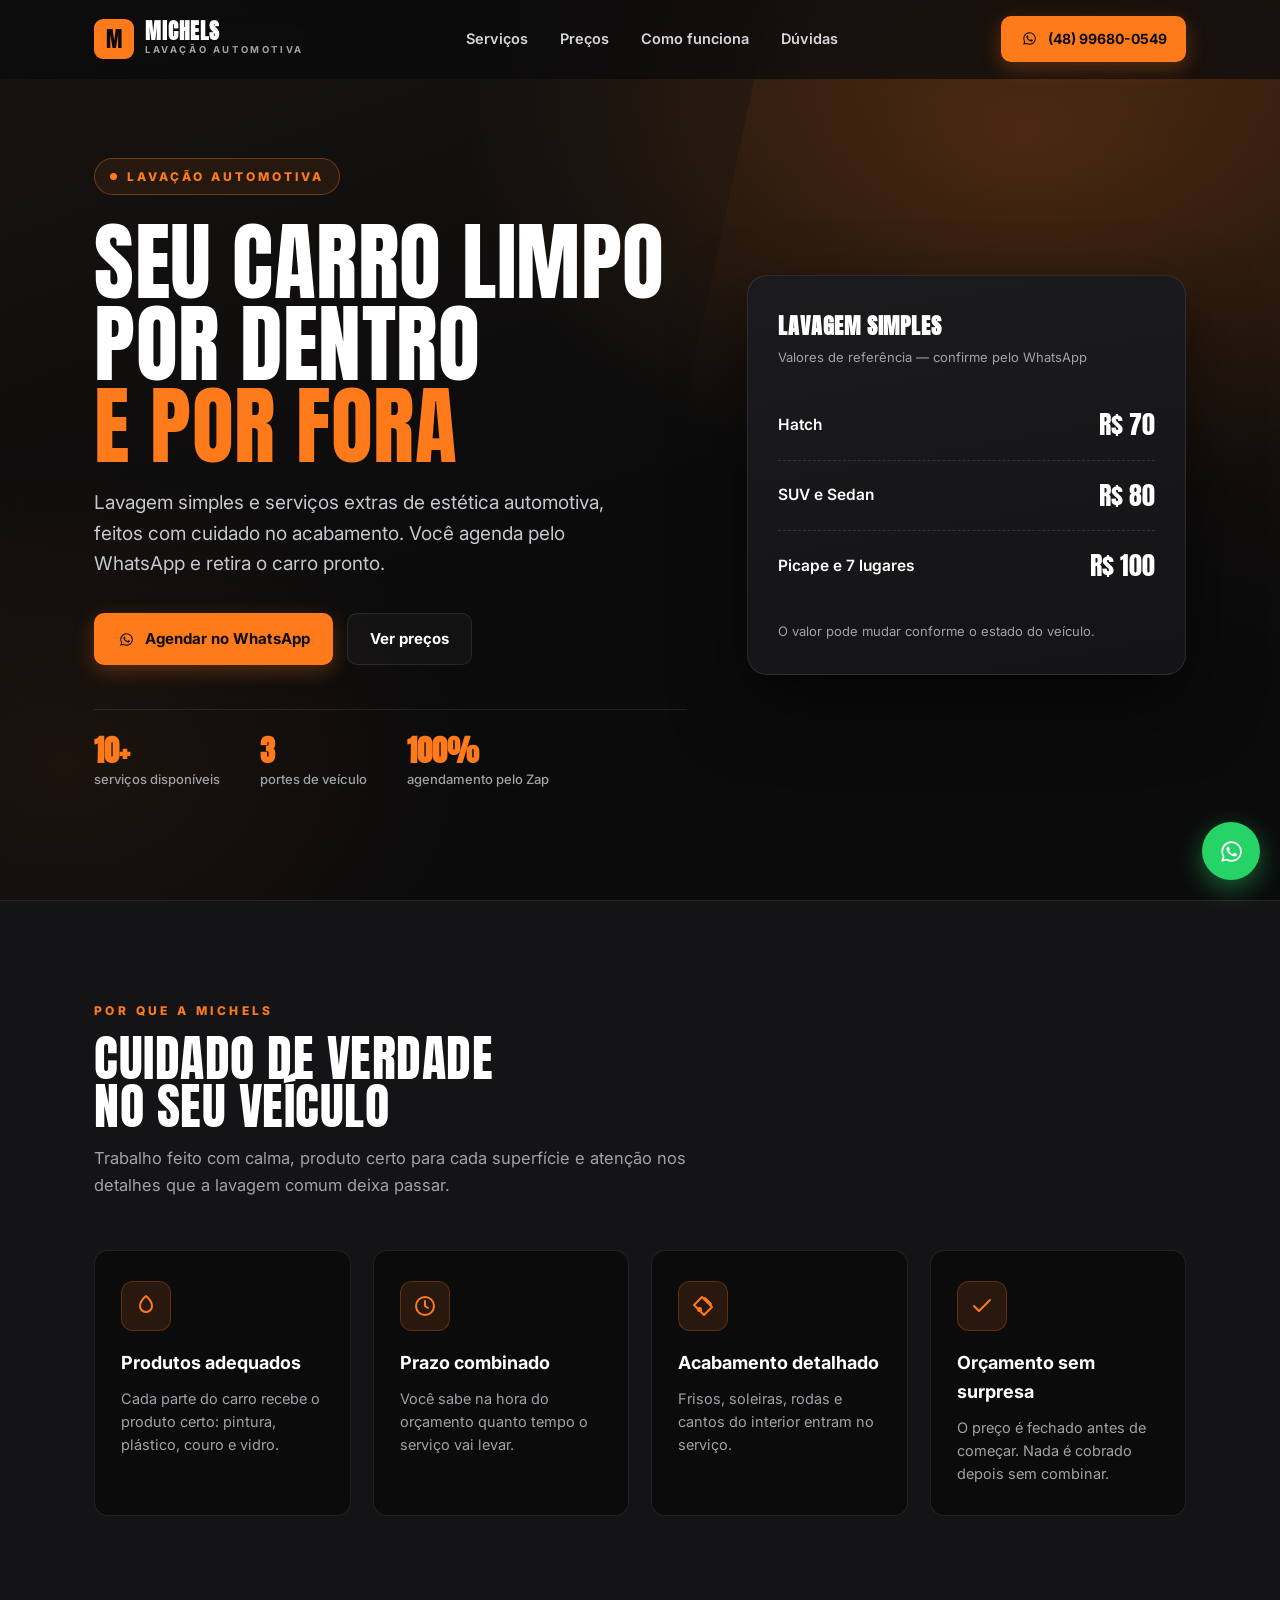
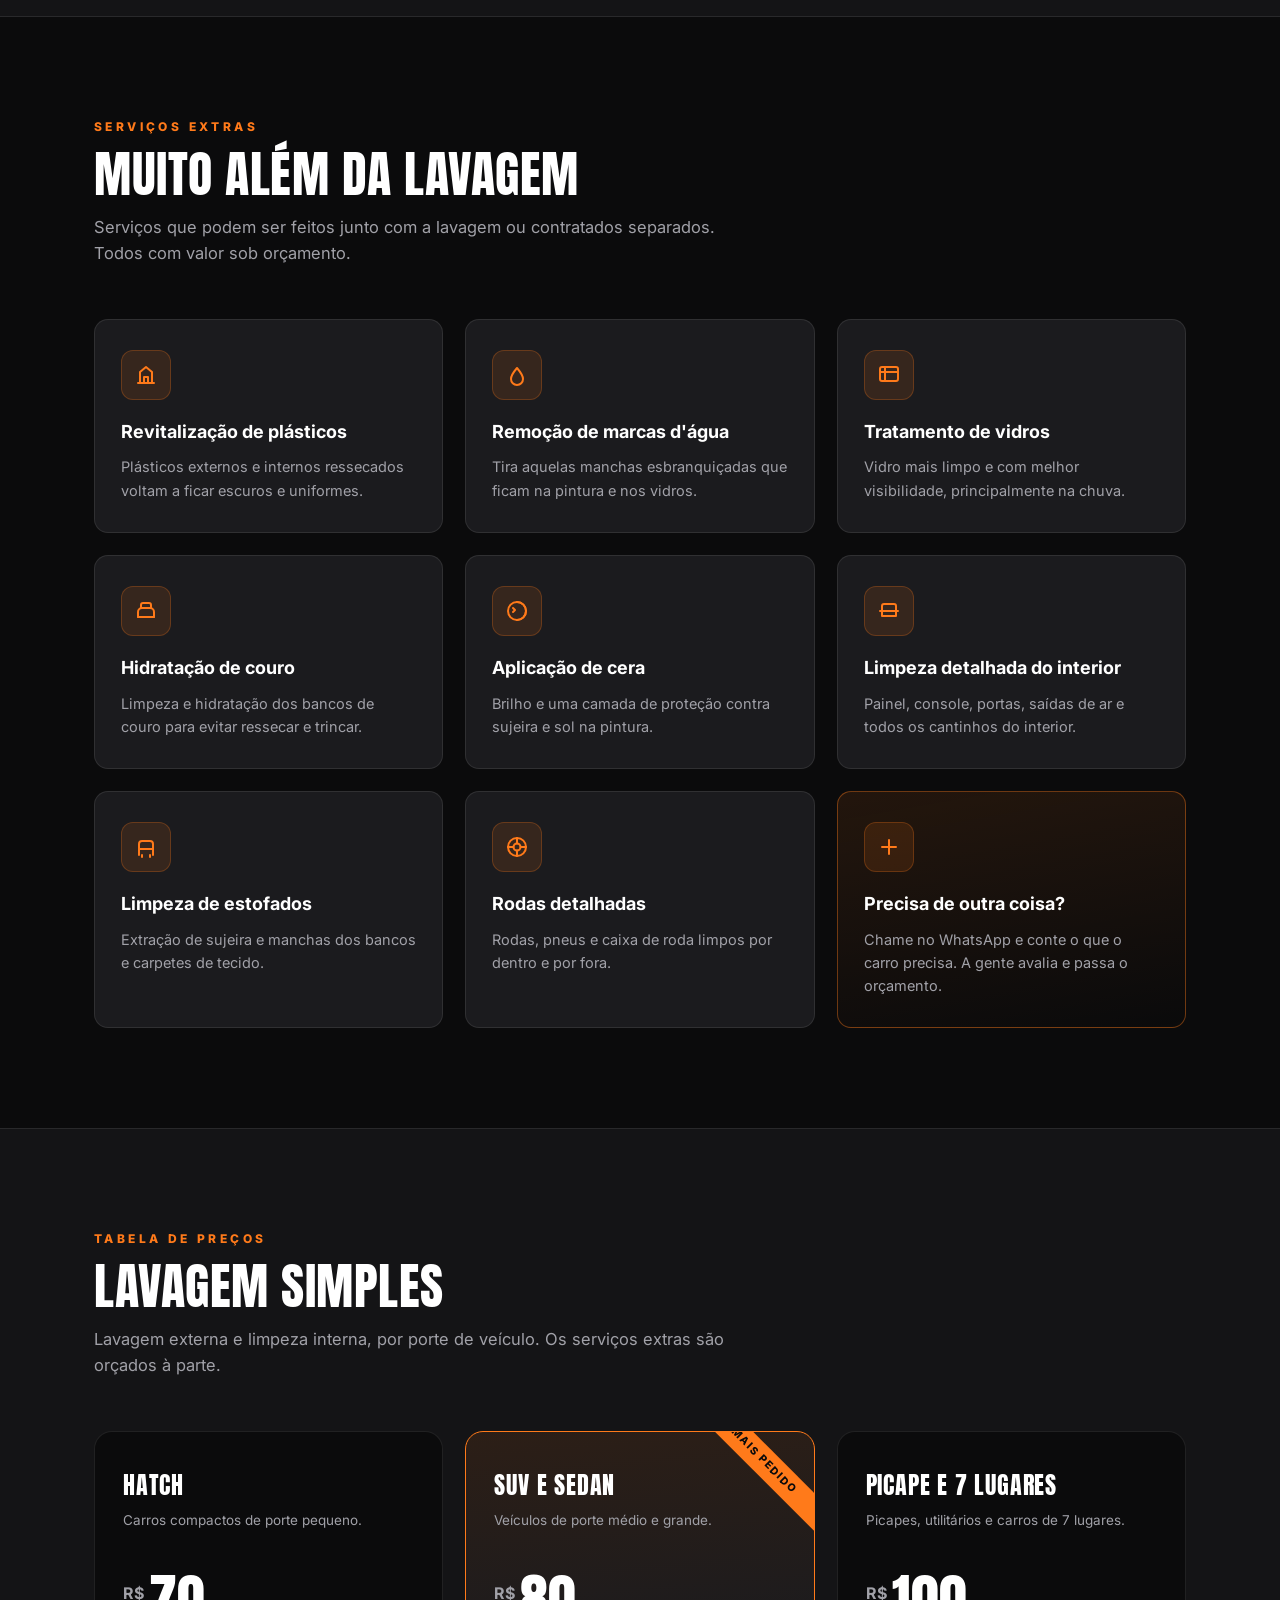
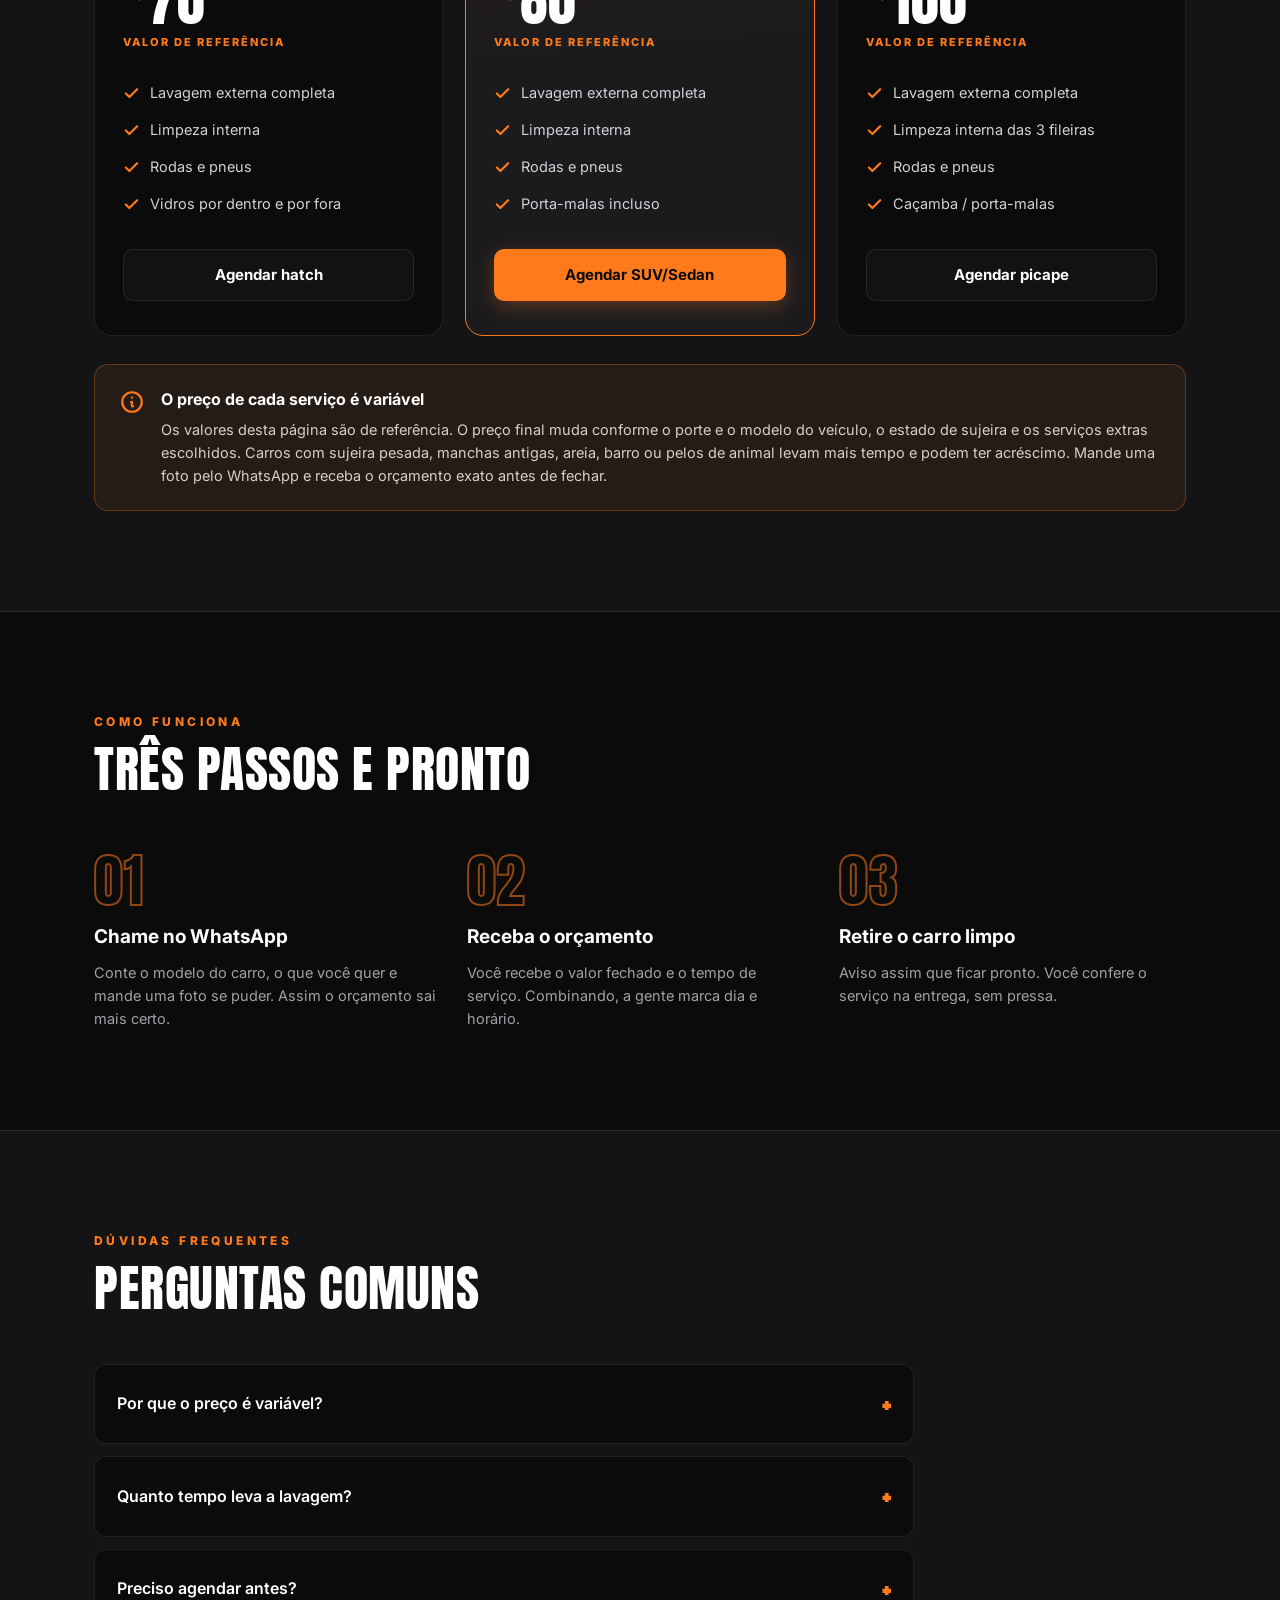
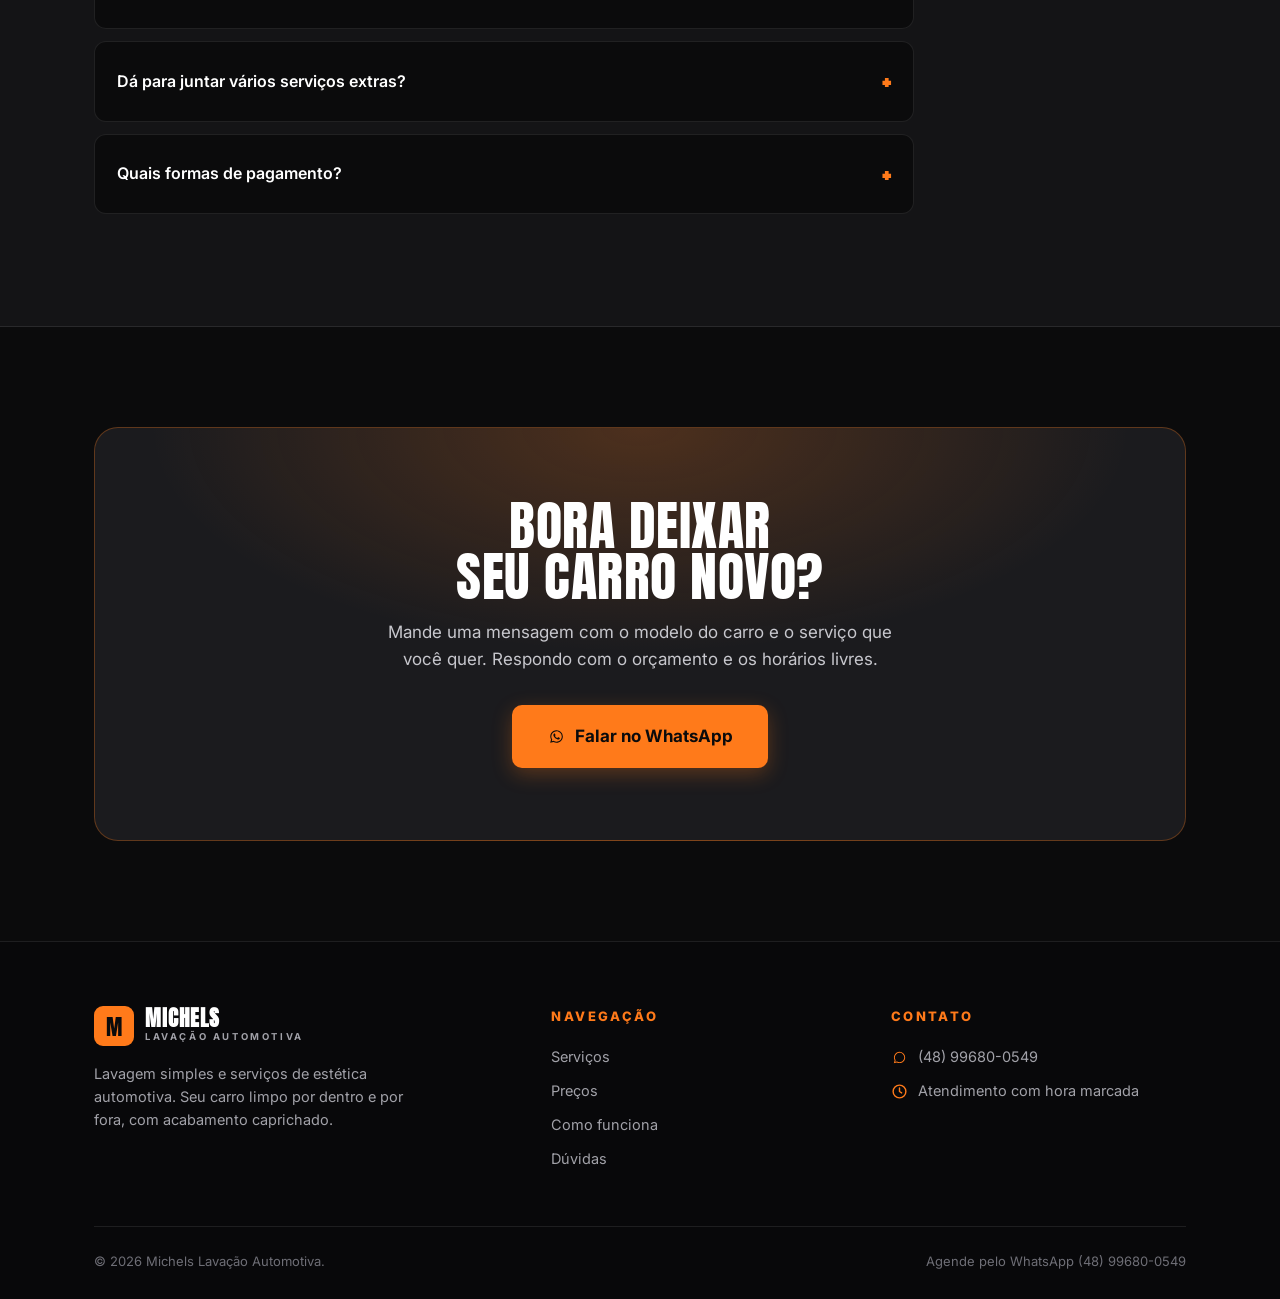
<file: index.html>
<!DOCTYPE html>
<html lang="pt-BR">
<head>
<meta charset="UTF-8">
<meta name="viewport" content="width=device-width, initial-scale=1.0">
<title>Michels Lavação Automotiva | Estética e limpeza de veículos</title>
<meta name="description" content="Lavação automotiva Michels: lavagem simples, higienização de interior, hidratação de couro, cera e polimento. Agende pelo WhatsApp (48) 99680-0549.">
<meta name="theme-color" content="#0b0b0c">
<link rel="preconnect" href="https://fonts.googleapis.com">
<link rel="preconnect" href="https://fonts.gstatic.com" crossorigin>
<link href="https://fonts.googleapis.com/css2?family=Anton&family=Inter:wght@400;500;600;700;800&display=swap" rel="stylesheet">
<style>
:root{
  --orange:#ff7a1a;
  --orange-dark:#e2620a;
  --bg:#0b0b0c;
  --surface:#141416;
  --surface-2:#1b1b1e;
  --text:#ffffff;
  --muted:#a1a1a8;
  --line:rgba(255,255,255,.09);
  --radius:14px;
  --max:1140px;
}
*{box-sizing:border-box;margin:0;padding:0}
html{scroll-behavior:smooth;scroll-padding-top:78px}
body{
  background:var(--bg);
  color:var(--text);
  font-family:'Inter',system-ui,sans-serif;
  line-height:1.6;
  -webkit-font-smoothing:antialiased;
  overflow-x:hidden;
}
img{max-width:100%;display:block}
a{color:inherit;text-decoration:none}
.wrap{width:100%;max-width:var(--max);margin:0 auto;padding:0 24px}

.display{font-family:'Anton',Impact,sans-serif;font-weight:400;letter-spacing:.5px;line-height:.95;text-transform:uppercase}

/* ---------- HEADER ---------- */
header{
  position:fixed;top:0;left:0;right:0;z-index:100;
  background:rgba(11,11,12,.72);
  backdrop-filter:blur(14px);
  border-bottom:1px solid transparent;
  transition:background .25s ease,border-color .25s ease;
}
header.scrolled{background:rgba(11,11,12,.95);border-bottom-color:var(--line)}
.nav{display:flex;align-items:center;justify-content:space-between;height:78px}
.brand{display:flex;align-items:center;gap:11px}
.brand .mark{
  width:40px;height:40px;border-radius:9px;
  background:var(--orange);color:#0b0b0c;
  display:grid;place-items:center;
  font-family:'Anton',sans-serif;font-size:22px;
}
.brand-text strong{display:block;font-family:'Anton',sans-serif;font-size:21px;letter-spacing:1px;line-height:1}
.brand-text span{display:block;font-size:9.5px;letter-spacing:2.6px;color:var(--muted);font-weight:700}
.nav-links{display:flex;align-items:center;gap:32px}
.nav-links a{font-size:14.5px;font-weight:600;color:#d6d6da;position:relative;padding:4px 0}
.nav-links a::after{
  content:"";position:absolute;left:0;bottom:-2px;width:0;height:2px;
  background:var(--orange);transition:width .22s ease;
}
.nav-links a:hover{color:#fff}
.nav-links a:hover::after{width:100%}
.nav-links .btn{display:none}
.nav-links a.btn-primary{color:#0b0b0c}
.nav-links a.btn::after{display:none}
.btn{
  display:inline-flex;align-items:center;justify-content:center;gap:9px;
  font-weight:700;font-size:15px;border-radius:10px;padding:13px 22px;
  border:1px solid transparent;cursor:pointer;
  transition:transform .18s ease,box-shadow .18s ease,background .18s ease;
}
.btn svg{width:19px;height:19px;flex:none}
.btn-primary{background:var(--orange);color:#0b0b0c;box-shadow:0 6px 20px rgba(255,122,26,.28)}
.btn-primary:hover{transform:translateY(-2px);box-shadow:0 10px 28px rgba(255,122,26,.42)}
.btn-ghost{border-color:var(--line);color:#fff;background:rgba(255,255,255,.03)}
.btn-ghost:hover{border-color:var(--orange);color:var(--orange)}
.btn-sm{padding:11px 18px;font-size:14px}
.burger{display:none;width:44px;height:44px;border:1px solid var(--line);background:none;border-radius:10px;cursor:pointer;position:relative}
.burger span{position:absolute;left:12px;width:20px;height:2px;background:#fff;transition:.25s}
.burger span:nth-child(1){top:16px}
.burger span:nth-child(2){top:21px}
.burger span:nth-child(3){top:26px}
.burger.open span:nth-child(1){top:21px;transform:rotate(45deg)}
.burger.open span:nth-child(2){opacity:0}
.burger.open span:nth-child(3){top:21px;transform:rotate(-45deg)}

/* ---------- HERO ---------- */
.hero{
  position:relative;min-height:100svh;display:flex;align-items:center;
  padding:120px 0 70px;overflow:hidden;
}
.hero::before{
  content:"";position:absolute;inset:0;
  background:
    radial-gradient(900px 600px at 80% 15%,rgba(255,122,26,.20),transparent 62%),
    radial-gradient(700px 500px at 5% 85%,rgba(255,122,26,.07),transparent 60%),
    linear-gradient(160deg,#171310 0%,var(--bg) 55%);
}
.hero::after{
  content:"";position:absolute;top:-10%;right:-12%;width:60%;height:130%;
  background:linear-gradient(200deg,rgba(255,122,26,.13),transparent 55%);
  transform:skewX(-12deg);
}
.hero-inner{position:relative;z-index:2;display:grid;grid-template-columns:1.15fr .85fr;gap:60px;align-items:center;width:100%}
.tag{
  display:inline-flex;align-items:center;gap:10px;
  font-size:12px;font-weight:800;letter-spacing:3px;color:var(--orange);
  border:1px solid rgba(255,122,26,.35);background:rgba(255,122,26,.08);
  padding:8px 15px;border-radius:99px;margin-bottom:26px;
}
.tag i{width:7px;height:7px;border-radius:50%;background:var(--orange);display:block}
.hero h1{font-size:clamp(46px,7vw,86px);margin-bottom:22px}
.hero h1 em{font-style:normal;color:var(--orange);white-space:nowrap}
.hero p.lead{font-size:clamp(16px,2vw,19px);color:#c7c7cd;max-width:520px;margin-bottom:34px}
.hero-actions{display:flex;gap:14px;flex-wrap:wrap;margin-bottom:44px}
.hero-stats{display:flex;gap:40px;flex-wrap:wrap;border-top:1px solid var(--line);padding-top:26px}
.hero-stats .s strong{display:block;font-family:'Anton',sans-serif;font-size:30px;color:var(--orange);line-height:1}
.hero-stats .s span{font-size:13px;color:var(--muted);font-weight:500}

.price-card{
  background:linear-gradient(170deg,var(--surface-2),var(--surface));
  border:1px solid var(--line);border-radius:20px;padding:32px 30px;
  box-shadow:0 30px 70px rgba(0,0,0,.55);
}
.price-card h3{font-family:'Anton',sans-serif;font-size:22px;letter-spacing:.8px;text-transform:uppercase;margin-bottom:4px}
.price-card .sub{font-size:13px;color:var(--muted);margin-bottom:22px}
.price-card .row{display:flex;align-items:center;justify-content:space-between;gap:16px;padding:14px 0;border-bottom:1px dashed rgba(255,255,255,.12)}
.price-card .row:last-of-type{border-bottom:0}
.price-card .row span{font-weight:600;font-size:15.5px}
.price-card .row b{font-family:'Anton',sans-serif;font-size:26px;font-weight:400;white-space:nowrap}
.price-card .from{display:block;font-size:10px;letter-spacing:1.5px;color:var(--muted);font-family:'Inter',sans-serif;font-weight:700;text-align:right;line-height:1}

/* ---------- SECTIONS ---------- */
section{padding:100px 0;position:relative}
.sec-head{max-width:640px;margin-bottom:52px}
.sec-head .kicker{font-size:12px;font-weight:800;letter-spacing:3.4px;color:var(--orange);display:block;margin-bottom:14px}
.sec-head h2{font-size:clamp(32px,5vw,50px);margin-bottom:16px}
.sec-head p{color:var(--muted);font-size:16.5px}
.alt{background:var(--surface);border-block:1px solid var(--line)}

.grid{display:grid;gap:22px}
.g3{grid-template-columns:repeat(3,1fr)}
.g4{grid-template-columns:repeat(4,1fr)}

.card{
  background:var(--surface-2);border:1px solid var(--line);border-radius:var(--radius);
  padding:30px 26px;transition:transform .22s ease,border-color .22s ease,background .22s ease;
}
.alt .card{background:var(--bg)}
.card:hover{transform:translateY(-5px);border-color:rgba(255,122,26,.45)}
.icon{
  width:50px;height:50px;border-radius:12px;display:grid;place-items:center;margin-bottom:18px;
  background:rgba(255,122,26,.12);color:var(--orange);border:1px solid rgba(255,122,26,.25);
}
.icon svg{width:24px;height:24px}
.card h3{font-size:18px;font-weight:700;margin-bottom:9px}
.card p{color:var(--muted);font-size:14.5px}

/* pricing */
.plans{display:grid;grid-template-columns:repeat(3,1fr);gap:22px;margin-bottom:28px}
.plan{
  background:var(--surface-2);border:1px solid var(--line);border-radius:18px;
  padding:34px 28px;display:flex;flex-direction:column;position:relative;overflow:hidden;
  transition:transform .22s ease,border-color .22s ease;
}
.alt .plan{background:var(--bg)}
.plan:hover{transform:translateY(-6px);border-color:rgba(255,122,26,.5)}
.plan.featured{border-color:var(--orange);background:linear-gradient(175deg,rgba(255,122,26,.10),var(--surface-2) 45%)}
.plan .ribbon{
  position:absolute;top:16px;right:-34px;transform:rotate(45deg);
  background:var(--orange);color:#0b0b0c;font-size:10.5px;font-weight:800;
  letter-spacing:1.6px;padding:5px 40px;
}
.plan .type{font-family:'Anton',sans-serif;font-size:24px;letter-spacing:.8px;text-transform:uppercase;margin-bottom:6px}
.plan .desc{font-size:13.5px;color:var(--muted);margin-bottom:22px;min-height:40px}
.plan .value{display:flex;align-items:flex-start;gap:5px;margin-bottom:6px}
.plan .value .cur{font-size:16px;font-weight:700;color:var(--muted);margin-top:9px}
.plan .value .num{font-family:'Anton',sans-serif;font-size:56px;line-height:1}
.plan .from-label{font-size:11px;letter-spacing:2px;font-weight:800;color:var(--orange);margin-bottom:22px}
.plan ul{list-style:none;margin-bottom:26px;flex:1}
.plan li{display:flex;gap:10px;font-size:14.5px;padding:7px 0;color:#d2d2d7}
.plan li svg{width:17px;height:17px;color:var(--orange);flex:none;margin-top:4px}
.plan .btn{width:100%}

.notice{
  display:flex;gap:16px;align-items:flex-start;
  background:rgba(255,122,26,.08);border:1px solid rgba(255,122,26,.3);
  border-radius:var(--radius);padding:22px 24px;
}
.notice svg{width:26px;height:26px;color:var(--orange);flex:none;margin-top:2px}
.notice h4{font-size:16px;margin-bottom:6px}
.notice p{color:#d8cfc6;font-size:14.5px}

/* steps */
.steps{display:grid;grid-template-columns:repeat(3,1fr);gap:26px;counter-reset:s}
.step{position:relative;padding-top:8px}
.step .num{
  font-family:'Anton',sans-serif;font-size:58px;line-height:1;
  color:transparent;-webkit-text-stroke:2px rgba(255,122,26,.55);margin-bottom:12px;
}
.step h3{font-size:19px;margin-bottom:8px}
.step p{color:var(--muted);font-size:14.5px}

/* faq */
.faq{max-width:820px}
details{
  background:var(--surface-2);border:1px solid var(--line);border-radius:12px;
  padding:0 22px;margin-bottom:12px;transition:border-color .2s ease;
}
.alt details{background:var(--bg)}
details[open]{border-color:rgba(255,122,26,.45)}
summary{
  list-style:none;cursor:pointer;padding:20px 0;font-weight:600;font-size:16px;
  display:flex;justify-content:space-between;align-items:center;gap:16px;
}
summary::-webkit-details-marker{display:none}
summary::after{content:"+";font-family:'Anton',sans-serif;font-size:24px;color:var(--orange);transition:transform .2s ease}
details[open] summary::after{transform:rotate(45deg)}
details p{padding:0 0 22px;color:var(--muted);font-size:15px}

/* cta */
.cta{
  position:relative;text-align:center;border-radius:24px;overflow:hidden;
  padding:72px 30px;border:1px solid rgba(255,122,26,.3);
  background:radial-gradient(700px 320px at 50% 0%,rgba(255,122,26,.22),transparent 70%),var(--surface-2);
}
.cta h2{font-size:clamp(32px,5.5vw,54px);margin-bottom:16px}
.cta p{color:#c7c7cd;max-width:520px;margin:0 auto 32px;font-size:17px}
.cta .btn{font-size:17px;padding:17px 34px}

/* footer */
footer{background:#08080a;border-top:1px solid var(--line);padding:64px 0 28px}
.foot-grid{display:grid;grid-template-columns:1.4fr 1fr 1fr;gap:44px;margin-bottom:44px}
.foot-grid p{color:var(--muted);font-size:14.5px;margin-top:16px;max-width:330px}
.foot h4{font-size:13px;letter-spacing:2.4px;font-weight:800;color:var(--orange);margin-bottom:18px;text-transform:uppercase}
.foot li{list-style:none;margin-bottom:11px;font-size:14.5px;color:var(--muted)}
.foot a:hover{color:var(--orange)}
.foot .contact li{display:flex;gap:10px;align-items:flex-start}
.foot .contact svg{width:17px;height:17px;color:var(--orange);flex:none;margin-top:4px}
.copy{border-top:1px solid var(--line);padding-top:24px;display:flex;justify-content:space-between;gap:14px;flex-wrap:wrap;font-size:13px;color:#6e6e76}

/* floating whatsapp */
.float{
  position:fixed;right:20px;bottom:20px;z-index:90;
  width:58px;height:58px;border-radius:50%;background:#25d366;color:#fff;
  display:grid;place-items:center;box-shadow:0 8px 26px rgba(37,211,102,.45);
  transition:transform .2s ease;
}
.float:hover{transform:scale(1.08)}
.float svg{width:31px;height:31px}

/* reveal */
.reveal{opacity:0;transform:translateY(24px);transition:opacity .6s ease,transform .6s ease}
.reveal.in{opacity:1;transform:none}

@media (max-width:980px){
  .hero-inner{grid-template-columns:1fr;gap:44px}
  .g4{grid-template-columns:repeat(2,1fr)}
  .plans,.steps{grid-template-columns:1fr}
  .foot-grid{grid-template-columns:1fr 1fr}
}
@media (max-width:760px){
  html{scroll-padding-top:70px}
  .nav{height:70px}
  .burger{display:block}
  .nav .btn-header{display:none}
  .nav-links{
    position:fixed;top:70px;left:0;right:0;
    background:var(--bg);
    flex-direction:column;align-items:stretch;gap:0;
    padding:10px 24px 26px;border-bottom:1px solid var(--line);
    transform:translateY(-140%);transition:transform .32s cubic-bezier(.4,0,.2,1);
  }
  .nav-links.open{transform:translateY(0)}
  .nav-links a{padding:15px 0;border-bottom:1px solid var(--line);font-size:16px}
  .nav-links .btn{display:inline-flex;margin-top:18px;width:100%;border-bottom:0}
  section{padding:74px 0}
  .g3,.g4{grid-template-columns:1fr}
  .hero-stats{gap:26px}
  .hero-stats .s strong{font-size:25px}
  .foot-grid{grid-template-columns:1fr;gap:34px}
  .cta{padding:54px 22px}
  .float{width:52px;height:52px;right:16px;bottom:16px}
  .float svg{width:27px;height:27px}
}
</style>
</head>
<body>

<header id="header">
  <div class="wrap nav">
    <a href="#top" class="brand">
      <div class="mark">M</div>
      <div class="brand-text">
        <strong>MICHELS</strong>
        <span>LAVAÇÃO AUTOMOTIVA</span>
      </div>
    </a>

    <nav class="nav-links" id="menu">
      <a href="#servicos">Serviços</a>
      <a href="#precos">Preços</a>
      <a href="#como-funciona">Como funciona</a>
      <a href="#duvidas">Dúvidas</a>
      <a class="btn btn-primary btn-sm" href="https://wa.me/5548996800549?text=Ol%C3%A1!%20Gostaria%20de%20agendar%20uma%20lavagem." target="_blank" rel="noopener">Agendar</a>
    </nav>

    <a class="btn btn-primary btn-sm btn-header" href="https://wa.me/5548996800549?text=Ol%C3%A1!%20Gostaria%20de%20agendar%20uma%20lavagem." target="_blank" rel="noopener">
      <svg viewBox="0 0 24 24" fill="currentColor"><path d="M17.6 6.32A7.85 7.85 0 0 0 12.05 4a7.94 7.94 0 0 0-6.87 11.88L4 20l4.24-1.11a7.9 7.9 0 0 0 3.8.97h.01c4.38 0 7.95-3.56 7.95-7.94a7.9 7.9 0 0 0-2.4-5.6zm-5.55 12.22h-.01a6.6 6.6 0 0 1-3.36-.92l-.24-.14-2.5.66.67-2.44-.16-.25a6.6 6.6 0 0 1-1.01-3.51 6.62 6.62 0 0 1 6.62-6.61c1.77 0 3.43.69 4.68 1.94a6.57 6.57 0 0 1 1.94 4.68c0 3.65-2.97 6.6-6.63 6.6zm3.63-4.94c-.2-.1-1.17-.58-1.35-.64-.18-.07-.31-.1-.45.1-.13.2-.51.64-.63.77-.11.13-.23.15-.43.05-.2-.1-.84-.31-1.6-.99-.59-.53-.99-1.18-1.1-1.38-.12-.2-.01-.31.09-.4.09-.1.2-.24.3-.36.1-.12.13-.2.2-.33.06-.13.03-.25-.02-.35-.05-.1-.45-1.08-.61-1.48-.16-.39-.33-.33-.45-.34l-.38-.01c-.13 0-.35.05-.53.25-.18.2-.7.68-.7 1.66s.72 1.93.82 2.06c.1.13 1.42 2.17 3.44 3.04.48.21.86.33 1.15.42.48.15.92.13 1.27.08.39-.06 1.17-.48 1.34-.94.16-.46.16-.85.11-.94-.05-.09-.18-.14-.38-.24z"/></svg>
      (48) 99680-0549
    </a>

    <button class="burger" id="burger" aria-label="Abrir menu" aria-expanded="false">
      <span></span><span></span><span></span>
    </button>
  </div>
</header>

<!-- HERO -->
<div id="top"></div>
<section class="hero">
  <div class="wrap hero-inner">
    <div>
      <div class="tag"><i></i>LAVAÇÃO AUTOMOTIVA</div>
      <h1 class="display">Seu carro limpo<br>por dentro <em>e por fora</em></h1>
      <p class="lead">Lavagem simples e serviços extras de estética automotiva, feitos com cuidado no acabamento. Você agenda pelo WhatsApp e retira o carro pronto.</p>
      <div class="hero-actions">
        <a class="btn btn-primary" href="https://wa.me/5548996800549?text=Ol%C3%A1!%20Gostaria%20de%20agendar%20uma%20lavagem." target="_blank" rel="noopener">
          <svg viewBox="0 0 24 24" fill="currentColor"><path d="M17.6 6.32A7.85 7.85 0 0 0 12.05 4a7.94 7.94 0 0 0-6.87 11.88L4 20l4.24-1.11a7.9 7.9 0 0 0 3.8.97h.01c4.38 0 7.95-3.56 7.95-7.94a7.9 7.9 0 0 0-2.4-5.6zm-5.55 12.22h-.01a6.6 6.6 0 0 1-3.36-.92l-.24-.14-2.5.66.67-2.44-.16-.25a6.6 6.6 0 0 1-1.01-3.51 6.62 6.62 0 0 1 6.62-6.61c1.77 0 3.43.69 4.68 1.94a6.57 6.57 0 0 1 1.94 4.68c0 3.65-2.97 6.6-6.63 6.6zm3.63-4.94c-.2-.1-1.17-.58-1.35-.64-.18-.07-.31-.1-.45.1-.13.2-.51.64-.63.77-.11.13-.23.15-.43.05-.2-.1-.84-.31-1.6-.99-.59-.53-.99-1.18-1.1-1.38-.12-.2-.01-.31.09-.4.09-.1.2-.24.3-.36.1-.12.13-.2.2-.33.06-.13.03-.25-.02-.35-.05-.1-.45-1.08-.61-1.48-.16-.39-.33-.33-.45-.34l-.38-.01c-.13 0-.35.05-.53.25-.18.2-.7.68-.7 1.66s.72 1.93.82 2.06c.1.13 1.42 2.17 3.44 3.04.48.21.86.33 1.15.42.48.15.92.13 1.27.08.39-.06 1.17-.48 1.34-.94.16-.46.16-.85.11-.94-.05-.09-.18-.14-.38-.24z"/></svg>
          Agendar no WhatsApp
        </a>
        <a class="btn btn-ghost" href="#precos">Ver preços</a>
      </div>
      <div class="hero-stats">
        <div class="s"><strong>10+</strong><span>serviços disponíveis</span></div>
        <div class="s"><strong>3</strong><span>portes de veículo</span></div>
        <div class="s"><strong>100%</strong><span>agendamento pelo Zap</span></div>
      </div>
    </div>

    <aside class="price-card">
      <h3>Lavagem simples</h3>
      <div class="sub">Valores de referência — confirme pelo WhatsApp</div>
      <div class="row"><span>Hatch</span><b>R$ 70</b></div>
      <div class="row"><span>SUV e Sedan</span><b>R$ 80</b></div>
      <div class="row"><span>Picape e 7 lugares</span><b>R$ 100</b></div>
      <p style="font-size:13px;color:var(--muted);margin-top:20px">O valor pode mudar conforme o estado do veículo.</p>
    </aside>
  </div>
</section>

<!-- DIFERENCIAIS -->
<section class="alt">
  <div class="wrap">
    <div class="sec-head reveal">
      <span class="kicker">POR QUE A MICHELS</span>
      <h2 class="display">Cuidado de verdade<br>no seu veículo</h2>
      <p>Trabalho feito com calma, produto certo para cada superfície e atenção nos detalhes que a lavagem comum deixa passar.</p>
    </div>
    <div class="grid g4">
      <div class="card reveal">
        <div class="icon"><svg viewBox="0 0 24 24" fill="none" stroke="currentColor" stroke-width="2" stroke-linecap="round" stroke-linejoin="round"><path d="M12 2s6 5 6 10a6 6 0 0 1-12 0c0-5 6-10 6-10z"/></svg></div>
        <h3>Produtos adequados</h3>
        <p>Cada parte do carro recebe o produto certo: pintura, plástico, couro e vidro.</p>
      </div>
      <div class="card reveal">
        <div class="icon"><svg viewBox="0 0 24 24" fill="none" stroke="currentColor" stroke-width="2" stroke-linecap="round" stroke-linejoin="round"><circle cx="12" cy="12" r="9"/><path d="M12 7v5l3 2"/></svg></div>
        <h3>Prazo combinado</h3>
        <p>Você sabe na hora do orçamento quanto tempo o serviço vai levar.</p>
      </div>
      <div class="card reveal">
        <div class="icon"><svg viewBox="0 0 24 24" fill="none" stroke="currentColor" stroke-width="2" stroke-linecap="round" stroke-linejoin="round"><path d="m3 11 8-8 10 10-8 8z"/><path d="M14 4l6 6"/><circle cx="8.5" cy="15.5" r="1.5"/></svg></div>
        <h3>Acabamento detalhado</h3>
        <p>Frisos, soleiras, rodas e cantos do interior entram no serviço.</p>
      </div>
      <div class="card reveal">
        <div class="icon"><svg viewBox="0 0 24 24" fill="none" stroke="currentColor" stroke-width="2" stroke-linecap="round" stroke-linejoin="round"><path d="M20 6 9 17l-5-5"/></svg></div>
        <h3>Orçamento sem surpresa</h3>
        <p>O preço é fechado antes de começar. Nada é cobrado depois sem combinar.</p>
      </div>
    </div>
  </div>
</section>

<!-- SERVIÇOS -->
<section id="servicos">
  <div class="wrap">
    <div class="sec-head reveal">
      <span class="kicker">SERVIÇOS EXTRAS</span>
      <h2 class="display">Muito além da lavagem</h2>
      <p>Serviços que podem ser feitos junto com a lavagem ou contratados separados. Todos com valor sob orçamento.</p>
    </div>
    <div class="grid g3">
      <div class="card reveal">
        <div class="icon"><svg viewBox="0 0 24 24" fill="none" stroke="currentColor" stroke-width="2" stroke-linecap="round" stroke-linejoin="round"><path d="M4 20h16"/><path d="M6 20V9l6-5 6 5v11"/><path d="M10 20v-6h4v6"/></svg></div>
        <h3>Revitalização de plásticos</h3>
        <p>Plásticos externos e internos ressecados voltam a ficar escuros e uniformes.</p>
      </div>
      <div class="card reveal">
        <div class="icon"><svg viewBox="0 0 24 24" fill="none" stroke="currentColor" stroke-width="2" stroke-linecap="round" stroke-linejoin="round"><path d="M12 22a6 6 0 0 0 6-6c0-4-6-11-6-11S6 12 6 16a6 6 0 0 0 6 6z"/></svg></div>
        <h3>Remoção de marcas d'água</h3>
        <p>Tira aquelas manchas esbranquiçadas que ficam na pintura e nos vidros.</p>
      </div>
      <div class="card reveal">
        <div class="icon"><svg viewBox="0 0 24 24" fill="none" stroke="currentColor" stroke-width="2" stroke-linecap="round" stroke-linejoin="round"><rect x="3" y="4" width="18" height="14" rx="2"/><path d="M3 9h18"/><path d="M8 4v14"/></svg></div>
        <h3>Tratamento de vidros</h3>
        <p>Vidro mais limpo e com melhor visibilidade, principalmente na chuva.</p>
      </div>
      <div class="card reveal">
        <div class="icon"><svg viewBox="0 0 24 24" fill="none" stroke="currentColor" stroke-width="2" stroke-linecap="round" stroke-linejoin="round"><path d="M4 18v-5a4 4 0 0 1 4-4h8a4 4 0 0 1 4 4v5"/><path d="M4 18h16"/><path d="M7 9V6a2 2 0 0 1 2-2h6a2 2 0 0 1 2 2v3"/></svg></div>
        <h3>Hidratação de couro</h3>
        <p>Limpeza e hidratação dos bancos de couro para evitar ressecar e trincar.</p>
      </div>
      <div class="card reveal">
        <div class="icon"><svg viewBox="0 0 24 24" fill="none" stroke="currentColor" stroke-width="2" stroke-linecap="round" stroke-linejoin="round"><circle cx="12" cy="12" r="9"/><path d="M12 3a9 9 0 0 1 0 18"/><path d="m8 9 2 2-2 2"/></svg></div>
        <h3>Aplicação de cera</h3>
        <p>Brilho e uma camada de proteção contra sujeira e sol na pintura.</p>
      </div>
      <div class="card reveal">
        <div class="icon"><svg viewBox="0 0 24 24" fill="none" stroke="currentColor" stroke-width="2" stroke-linecap="round" stroke-linejoin="round"><path d="M3 12h18"/><path d="M5 12V7a2 2 0 0 1 2-2h10a2 2 0 0 1 2 2v5"/><path d="M5 12v5h14v-5"/></svg></div>
        <h3>Limpeza detalhada do interior</h3>
        <p>Painel, console, portas, saídas de ar e todos os cantinhos do interior.</p>
      </div>
      <div class="card reveal">
        <div class="icon"><svg viewBox="0 0 24 24" fill="none" stroke="currentColor" stroke-width="2" stroke-linecap="round" stroke-linejoin="round"><path d="M5 20V9a3 3 0 0 1 3-3h8a3 3 0 0 1 3 3v11"/><path d="M5 14h14"/><path d="M8 20v2"/><path d="M16 20v2"/></svg></div>
        <h3>Limpeza de estofados</h3>
        <p>Extração de sujeira e manchas dos bancos e carpetes de tecido.</p>
      </div>
      <div class="card reveal">
        <div class="icon"><svg viewBox="0 0 24 24" fill="none" stroke="currentColor" stroke-width="2" stroke-linecap="round" stroke-linejoin="round"><circle cx="12" cy="12" r="9"/><circle cx="12" cy="12" r="3.5"/><path d="M12 3v5.5M12 15.5V21M3 12h5.5M15.5 12H21"/></svg></div>
        <h3>Rodas detalhadas</h3>
        <p>Rodas, pneus e caixa de roda limpos por dentro e por fora.</p>
      </div>
      <div class="card reveal" style="border-color:rgba(255,122,26,.4);background:linear-gradient(170deg,rgba(255,122,26,.1),transparent)">
        <div class="icon"><svg viewBox="0 0 24 24" fill="none" stroke="currentColor" stroke-width="2" stroke-linecap="round" stroke-linejoin="round"><path d="M12 5v14M5 12h14"/></svg></div>
        <h3>Precisa de outra coisa?</h3>
        <p>Chame no WhatsApp e conte o que o carro precisa. A gente avalia e passa o orçamento.</p>
      </div>
    </div>
  </div>
</section>

<!-- PREÇOS -->
<section id="precos" class="alt">
  <div class="wrap">
    <div class="sec-head reveal">
      <span class="kicker">TABELA DE PREÇOS</span>
      <h2 class="display">Lavagem simples</h2>
      <p>Lavagem externa e limpeza interna, por porte de veículo. Os serviços extras são orçados à parte.</p>
    </div>

    <div class="plans">
      <div class="plan reveal">
        <div class="type">Hatch</div>
        <div class="desc">Carros compactos de porte pequeno.</div>
        <div class="value"><span class="cur">R$</span><span class="num">70</span></div>
        <div class="from-label">VALOR DE REFERÊNCIA</div>
        <ul>
          <li><svg viewBox="0 0 24 24" fill="none" stroke="currentColor" stroke-width="3" stroke-linecap="round" stroke-linejoin="round"><path d="m20 6-11 11-5-5"/></svg>Lavagem externa completa</li>
          <li><svg viewBox="0 0 24 24" fill="none" stroke="currentColor" stroke-width="3" stroke-linecap="round" stroke-linejoin="round"><path d="m20 6-11 11-5-5"/></svg>Limpeza interna</li>
          <li><svg viewBox="0 0 24 24" fill="none" stroke="currentColor" stroke-width="3" stroke-linecap="round" stroke-linejoin="round"><path d="m20 6-11 11-5-5"/></svg>Rodas e pneus</li>
          <li><svg viewBox="0 0 24 24" fill="none" stroke="currentColor" stroke-width="3" stroke-linecap="round" stroke-linejoin="round"><path d="m20 6-11 11-5-5"/></svg>Vidros por dentro e por fora</li>
        </ul>
        <a class="btn btn-ghost" href="https://wa.me/5548996800549?text=Ol%C3%A1!%20Quero%20agendar%20a%20lavagem%20simples%20para%20um%20hatch." target="_blank" rel="noopener">Agendar hatch</a>
      </div>

      <div class="plan featured reveal">
        <div class="ribbon">MAIS PEDIDO</div>
        <div class="type">SUV e Sedan</div>
        <div class="desc">Veículos de porte médio e grande.</div>
        <div class="value"><span class="cur">R$</span><span class="num">80</span></div>
        <div class="from-label">VALOR DE REFERÊNCIA</div>
        <ul>
          <li><svg viewBox="0 0 24 24" fill="none" stroke="currentColor" stroke-width="3" stroke-linecap="round" stroke-linejoin="round"><path d="m20 6-11 11-5-5"/></svg>Lavagem externa completa</li>
          <li><svg viewBox="0 0 24 24" fill="none" stroke="currentColor" stroke-width="3" stroke-linecap="round" stroke-linejoin="round"><path d="m20 6-11 11-5-5"/></svg>Limpeza interna</li>
          <li><svg viewBox="0 0 24 24" fill="none" stroke="currentColor" stroke-width="3" stroke-linecap="round" stroke-linejoin="round"><path d="m20 6-11 11-5-5"/></svg>Rodas e pneus</li>
          <li><svg viewBox="0 0 24 24" fill="none" stroke="currentColor" stroke-width="3" stroke-linecap="round" stroke-linejoin="round"><path d="m20 6-11 11-5-5"/></svg>Porta-malas incluso</li>
        </ul>
        <a class="btn btn-primary" href="https://wa.me/5548996800549?text=Ol%C3%A1!%20Quero%20agendar%20a%20lavagem%20simples%20para%20um%20SUV%2FSedan." target="_blank" rel="noopener">Agendar SUV/Sedan</a>
      </div>

      <div class="plan reveal">
        <div class="type">Picape e 7 lugares</div>
        <div class="desc">Picapes, utilitários e carros de 7 lugares.</div>
        <div class="value"><span class="cur">R$</span><span class="num">100</span></div>
        <div class="from-label">VALOR DE REFERÊNCIA</div>
        <ul>
          <li><svg viewBox="0 0 24 24" fill="none" stroke="currentColor" stroke-width="3" stroke-linecap="round" stroke-linejoin="round"><path d="m20 6-11 11-5-5"/></svg>Lavagem externa completa</li>
          <li><svg viewBox="0 0 24 24" fill="none" stroke="currentColor" stroke-width="3" stroke-linecap="round" stroke-linejoin="round"><path d="m20 6-11 11-5-5"/></svg>Limpeza interna das 3 fileiras</li>
          <li><svg viewBox="0 0 24 24" fill="none" stroke="currentColor" stroke-width="3" stroke-linecap="round" stroke-linejoin="round"><path d="m20 6-11 11-5-5"/></svg>Rodas e pneus</li>
          <li><svg viewBox="0 0 24 24" fill="none" stroke="currentColor" stroke-width="3" stroke-linecap="round" stroke-linejoin="round"><path d="m20 6-11 11-5-5"/></svg>Caçamba / porta-malas</li>
        </ul>
        <a class="btn btn-ghost" href="https://wa.me/5548996800549?text=Ol%C3%A1!%20Quero%20agendar%20a%20lavagem%20simples%20para%20uma%20picape%2F7%20lugares." target="_blank" rel="noopener">Agendar picape</a>
      </div>
    </div>

    <div class="notice reveal">
      <svg viewBox="0 0 24 24" fill="none" stroke="currentColor" stroke-width="2" stroke-linecap="round" stroke-linejoin="round"><circle cx="12" cy="12" r="9"/><path d="M12 8h.01M11 12h1v4h1"/></svg>
      <div>
        <h4>O preço de cada serviço é variável</h4>
        <p>Os valores desta página são de referência. O preço final muda conforme o porte e o modelo do veículo, o estado de sujeira e os serviços extras escolhidos. Carros com sujeira pesada, manchas antigas, areia, barro ou pelos de animal levam mais tempo e podem ter acréscimo. Mande uma foto pelo WhatsApp e receba o orçamento exato antes de fechar.</p>
      </div>
    </div>
  </div>
</section>

<!-- COMO FUNCIONA -->
<section id="como-funciona">
  <div class="wrap">
    <div class="sec-head reveal">
      <span class="kicker">COMO FUNCIONA</span>
      <h2 class="display">Três passos e pronto</h2>
    </div>
    <div class="steps">
      <div class="step reveal">
        <div class="num display">01</div>
        <h3>Chame no WhatsApp</h3>
        <p>Conte o modelo do carro, o que você quer e mande uma foto se puder. Assim o orçamento sai mais certo.</p>
      </div>
      <div class="step reveal">
        <div class="num display">02</div>
        <h3>Receba o orçamento</h3>
        <p>Você recebe o valor fechado e o tempo de serviço. Combinando, a gente marca dia e horário.</p>
      </div>
      <div class="step reveal">
        <div class="num display">03</div>
        <h3>Retire o carro limpo</h3>
        <p>Aviso assim que ficar pronto. Você confere o serviço na entrega, sem pressa.</p>
      </div>
    </div>
  </div>
</section>

<!-- DÚVIDAS -->
<section id="duvidas" class="alt">
  <div class="wrap">
    <div class="sec-head reveal">
      <span class="kicker">DÚVIDAS FREQUENTES</span>
      <h2 class="display">Perguntas comuns</h2>
    </div>
    <div class="faq">
      <details class="reveal">
        <summary>Por que o preço é variável?</summary>
        <p>Porque nem todo carro dá o mesmo trabalho. Além do porte do veículo, conta o estado dele: sujeira pesada, barro, areia, pelos de animal, manchas antigas ou mofo exigem mais tempo e mais produto. Por isso a tabela é de referência e o valor final é confirmado no orçamento.</p>
      </details>
      <details class="reveal">
        <summary>Quanto tempo leva a lavagem?</summary>
        <p>Depende do serviço escolhido e do estado do carro. A lavagem simples é mais rápida; serviços como hidratação de couro, limpeza de estofados e polimento levam bem mais tempo. O prazo é informado junto com o orçamento.</p>
      </details>
      <details class="reveal">
        <summary>Preciso agendar antes?</summary>
        <p>Sim, o atendimento é por agendamento. Isso garante que cada carro receba o tempo necessário, sem fila e sem serviço corrido.</p>
      </details>
      <details class="reveal">
        <summary>Dá para juntar vários serviços extras?</summary>
        <p>Dá sim. Você pode combinar a lavagem simples com quantos extras quiser. Fechando mais de um serviço, dá para montar um valor combinado — é só perguntar no WhatsApp.</p>
      </details>
      <details class="reveal">
        <summary>Quais formas de pagamento?</summary>
        <p>Confirme as formas de pagamento disponíveis pelo WhatsApp no momento do agendamento.</p>
      </details>
    </div>
  </div>
</section>

<!-- CTA -->
<section>
  <div class="wrap">
    <div class="cta reveal">
      <h2 class="display">Bora deixar<br>seu carro novo?</h2>
      <p>Mande uma mensagem com o modelo do carro e o serviço que você quer. Respondo com o orçamento e os horários livres.</p>
      <a class="btn btn-primary" href="https://wa.me/5548996800549?text=Ol%C3%A1!%20Gostaria%20de%20um%20or%C3%A7amento%20para%20o%20meu%20carro." target="_blank" rel="noopener">
        <svg viewBox="0 0 24 24" fill="currentColor"><path d="M17.6 6.32A7.85 7.85 0 0 0 12.05 4a7.94 7.94 0 0 0-6.87 11.88L4 20l4.24-1.11a7.9 7.9 0 0 0 3.8.97h.01c4.38 0 7.95-3.56 7.95-7.94a7.9 7.9 0 0 0-2.4-5.6zm-5.55 12.22h-.01a6.6 6.6 0 0 1-3.36-.92l-.24-.14-2.5.66.67-2.44-.16-.25a6.6 6.6 0 0 1-1.01-3.51 6.62 6.62 0 0 1 6.62-6.61c1.77 0 3.43.69 4.68 1.94a6.57 6.57 0 0 1 1.94 4.68c0 3.65-2.97 6.6-6.63 6.6zm3.63-4.94c-.2-.1-1.17-.58-1.35-.64-.18-.07-.31-.1-.45.1-.13.2-.51.64-.63.77-.11.13-.23.15-.43.05-.2-.1-.84-.31-1.6-.99-.59-.53-.99-1.18-1.1-1.38-.12-.2-.01-.31.09-.4.09-.1.2-.24.3-.36.1-.12.13-.2.2-.33.06-.13.03-.25-.02-.35-.05-.1-.45-1.08-.61-1.48-.16-.39-.33-.33-.45-.34l-.38-.01c-.13 0-.35.05-.53.25-.18.2-.7.68-.7 1.66s.72 1.93.82 2.06c.1.13 1.42 2.17 3.44 3.04.48.21.86.33 1.15.42.48.15.92.13 1.27.08.39-.06 1.17-.48 1.34-.94.16-.46.16-.85.11-.94-.05-.09-.18-.14-.38-.24z"/></svg>
        Falar no WhatsApp
      </a>
    </div>
  </div>
</section>

<footer>
  <div class="wrap">
    <div class="foot-grid">
      <div class="foot">
        <div class="brand">
          <div class="mark">M</div>
          <div class="brand-text">
            <strong>MICHELS</strong>
            <span>LAVAÇÃO AUTOMOTIVA</span>
          </div>
        </div>
        <p>Lavagem simples e serviços de estética automotiva. Seu carro limpo por dentro e por fora, com acabamento caprichado.</p>
      </div>

      <div class="foot">
        <h4>Navegação</h4>
        <ul>
          <li><a href="#servicos">Serviços</a></li>
          <li><a href="#precos">Preços</a></li>
          <li><a href="#como-funciona">Como funciona</a></li>
          <li><a href="#duvidas">Dúvidas</a></li>
        </ul>
      </div>

      <div class="foot">
        <h4>Contato</h4>
        <ul class="contact">
          <li>
            <svg viewBox="0 0 24 24" fill="currentColor"><path d="M17.6 6.32A7.85 7.85 0 0 0 12.05 4a7.94 7.94 0 0 0-6.87 11.88L4 20l4.24-1.11a7.9 7.9 0 0 0 3.8.97h.01c4.38 0 7.95-3.56 7.95-7.94a7.9 7.9 0 0 0-2.4-5.6zm-5.55 12.22h-.01a6.6 6.6 0 0 1-3.36-.92l-.24-.14-2.5.66.67-2.44-.16-.25a6.6 6.6 0 0 1-1.01-3.51 6.62 6.62 0 0 1 6.62-6.61c1.77 0 3.43.69 4.68 1.94a6.57 6.57 0 0 1 1.94 4.68c0 3.65-2.97 6.6-6.63 6.6z"/></svg>
            <a href="https://wa.me/5548996800549" target="_blank" rel="noopener">(48) 99680-0549</a>
          </li>
          <li>
            <svg viewBox="0 0 24 24" fill="none" stroke="currentColor" stroke-width="2" stroke-linecap="round" stroke-linejoin="round"><circle cx="12" cy="12" r="9"/><path d="M12 7v5l3 2"/></svg>
            Atendimento com hora marcada
          </li>
          <!-- Para adicionar endereço e horários, é só incluir um <li> aqui. -->
        </ul>
      </div>
    </div>

    <div class="copy">
      <span>&copy; <span id="ano">2026</span> Michels Lavação Automotiva.</span>
      <span>Agende pelo WhatsApp (48) 99680-0549</span>
    </div>
  </div>
</footer>

<a class="float" href="https://wa.me/5548996800549?text=Ol%C3%A1!%20Gostaria%20de%20um%20or%C3%A7amento." target="_blank" rel="noopener" aria-label="Falar no WhatsApp">
  <svg viewBox="0 0 24 24" fill="currentColor"><path d="M17.6 6.32A7.85 7.85 0 0 0 12.05 4a7.94 7.94 0 0 0-6.87 11.88L4 20l4.24-1.11a7.9 7.9 0 0 0 3.8.97h.01c4.38 0 7.95-3.56 7.95-7.94a7.9 7.9 0 0 0-2.4-5.6zm-5.55 12.22h-.01a6.6 6.6 0 0 1-3.36-.92l-.24-.14-2.5.66.67-2.44-.16-.25a6.6 6.6 0 0 1-1.01-3.51 6.62 6.62 0 0 1 6.62-6.61c1.77 0 3.43.69 4.68 1.94a6.57 6.57 0 0 1 1.94 4.68c0 3.65-2.97 6.6-6.63 6.6zm3.63-4.94c-.2-.1-1.17-.58-1.35-.64-.18-.07-.31-.1-.45.1-.13.2-.51.64-.63.77-.11.13-.23.15-.43.05-.2-.1-.84-.31-1.6-.99-.59-.53-.99-1.18-1.1-1.38-.12-.2-.01-.31.09-.4.09-.1.2-.24.3-.36.1-.12.13-.2.2-.33.06-.13.03-.25-.02-.35-.05-.1-.45-1.08-.61-1.48-.16-.39-.33-.33-.45-.34l-.38-.01c-.13 0-.35.05-.53.25-.18.2-.7.68-.7 1.66s.72 1.93.82 2.06c.1.13 1.42 2.17 3.44 3.04.48.21.86.33 1.15.42.48.15.92.13 1.27.08.39-.06 1.17-.48 1.34-.94.16-.46.16-.85.11-.94-.05-.09-.18-.14-.38-.24z"/></svg>
</a>

<script>
  const header = document.getElementById('header');
  const burger = document.getElementById('burger');
  const menu = document.getElementById('menu');

  addEventListener('scroll', () => header.classList.toggle('scrolled', scrollY > 20));

  burger.addEventListener('click', () => {
    const open = menu.classList.toggle('open');
    burger.classList.toggle('open', open);
    burger.setAttribute('aria-expanded', open);
  });

  menu.querySelectorAll('a').forEach(a => a.addEventListener('click', () => {
    menu.classList.remove('open');
    burger.classList.remove('open');
    burger.setAttribute('aria-expanded', 'false');
  }));

  const io = new IntersectionObserver((entries) => {
    entries.forEach(e => { if (e.isIntersecting) { e.target.classList.add('in'); io.unobserve(e.target); } });
  }, { threshold: .12 });
  document.querySelectorAll('.reveal').forEach((el, i) => {
    el.style.transitionDelay = (i % 4) * 70 + 'ms';
    io.observe(el);
  });

  document.getElementById('ano').textContent = new Date().getFullYear();
</script>
</body>
</html>
</file>
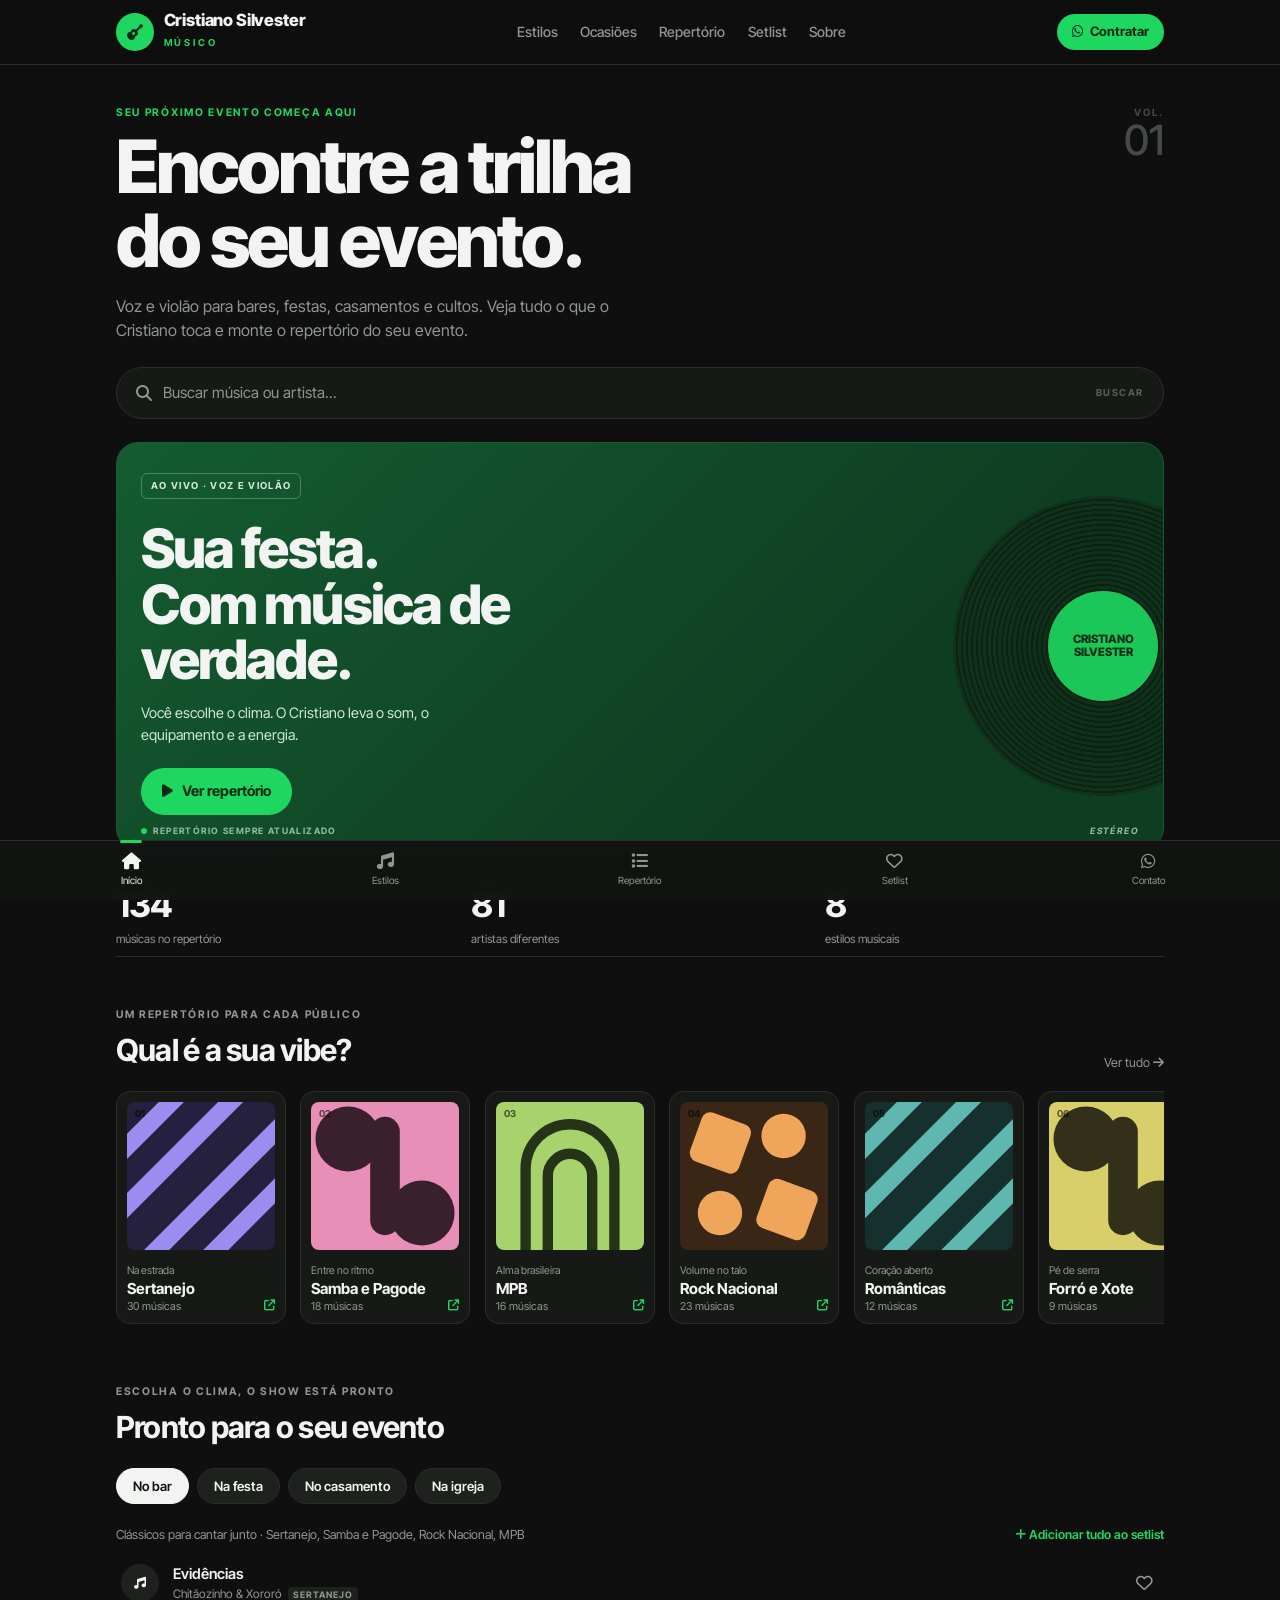
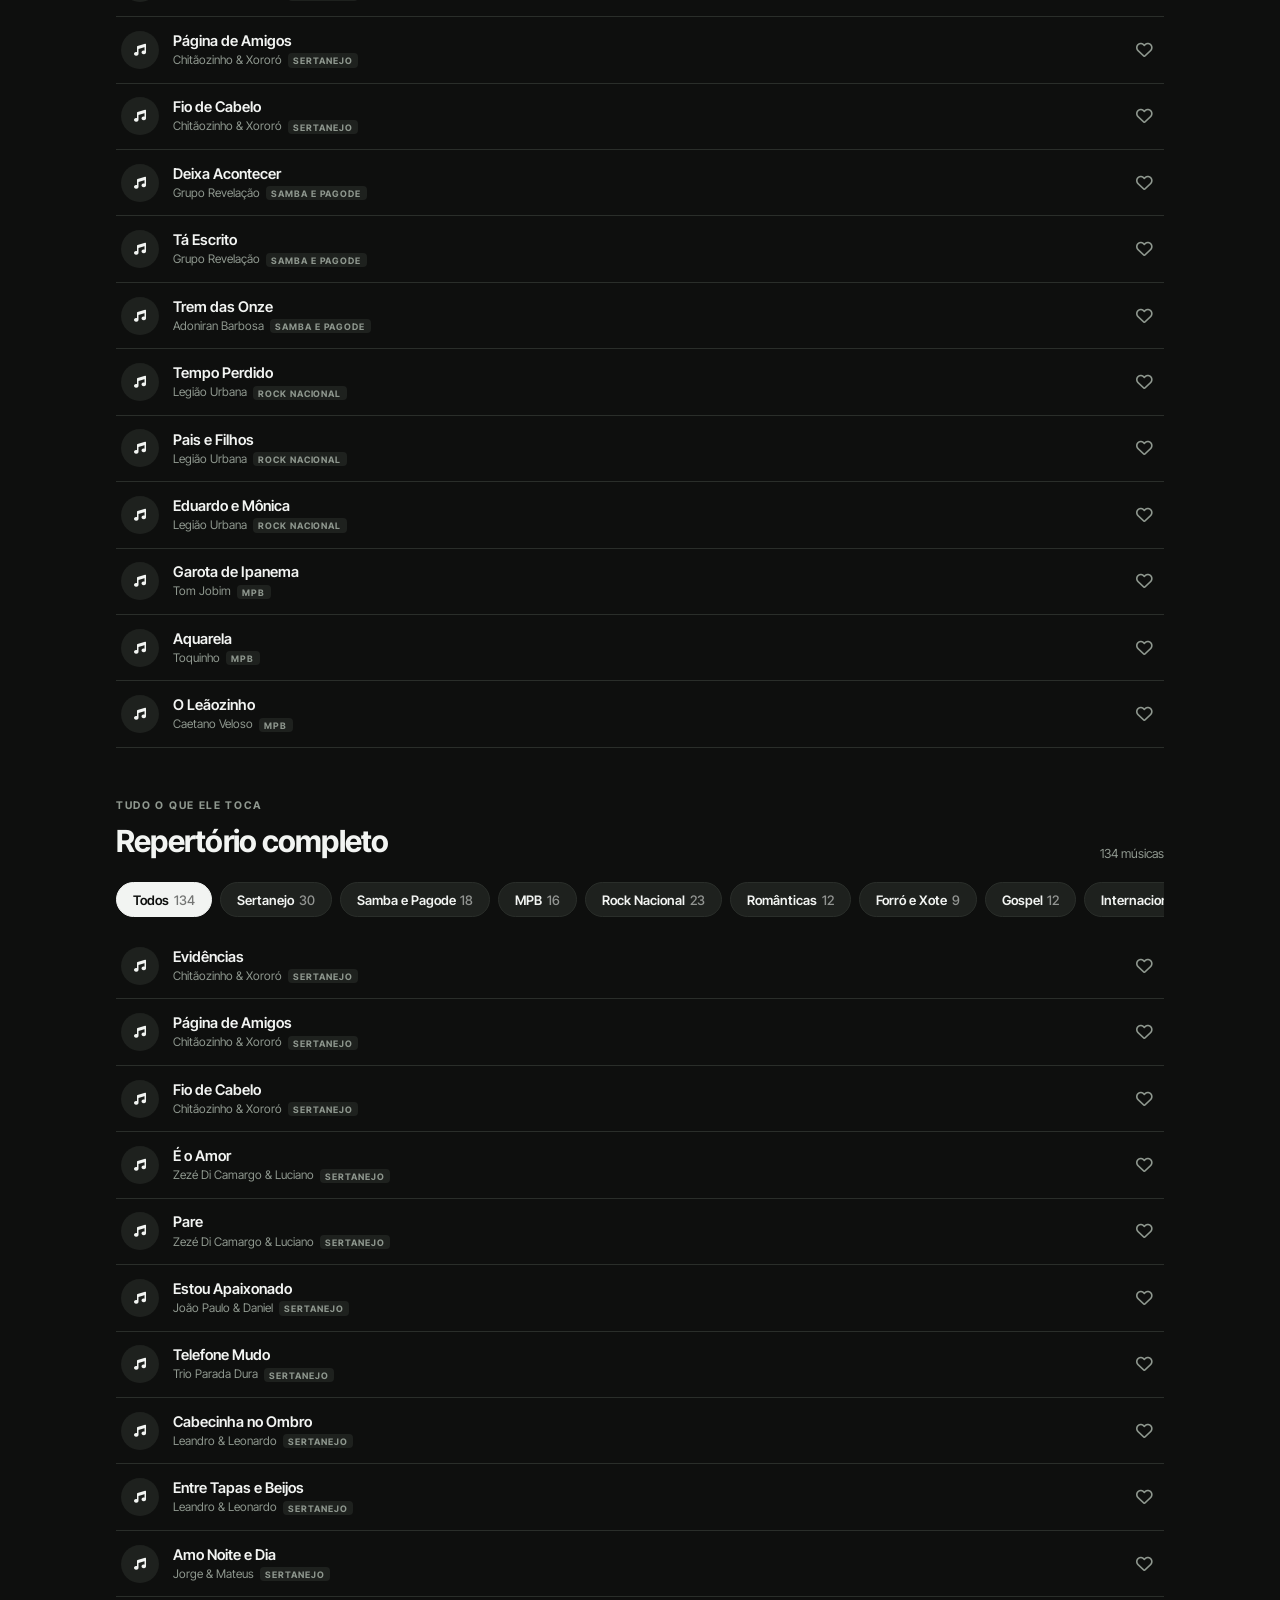
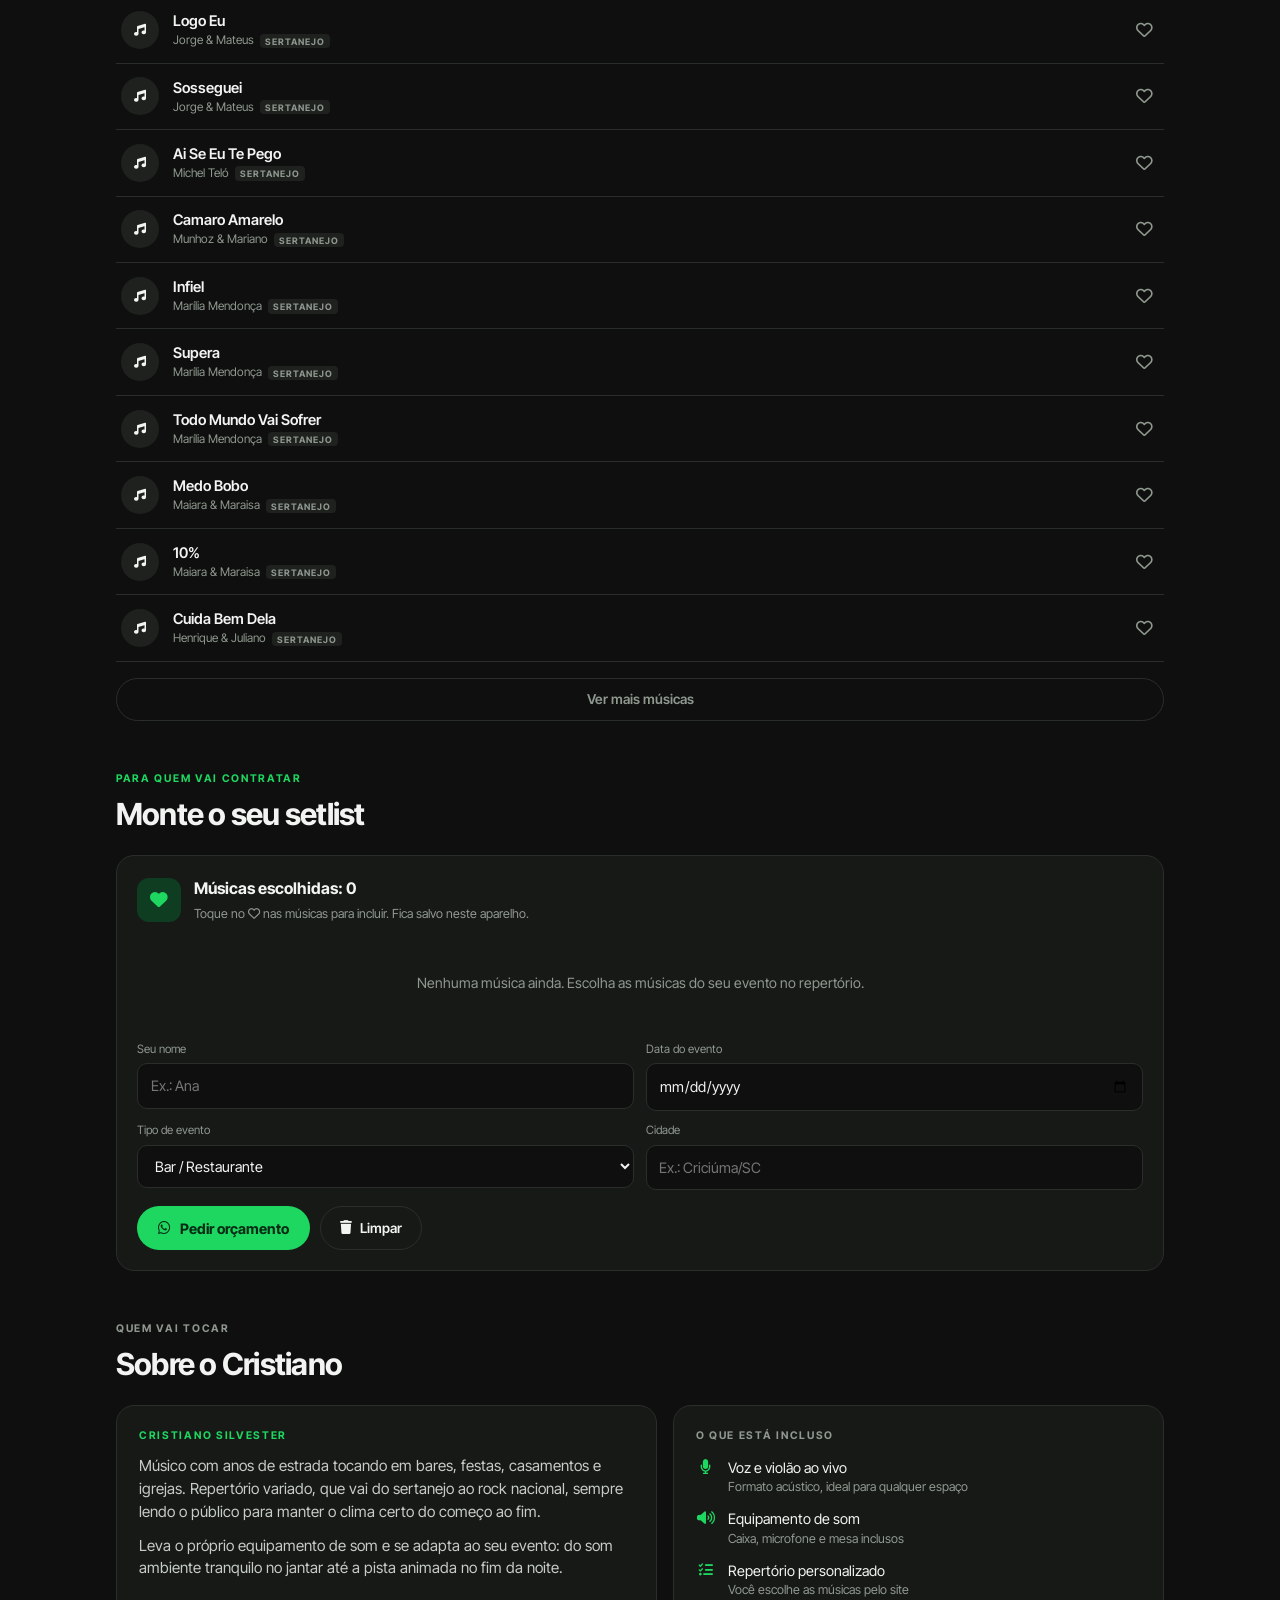
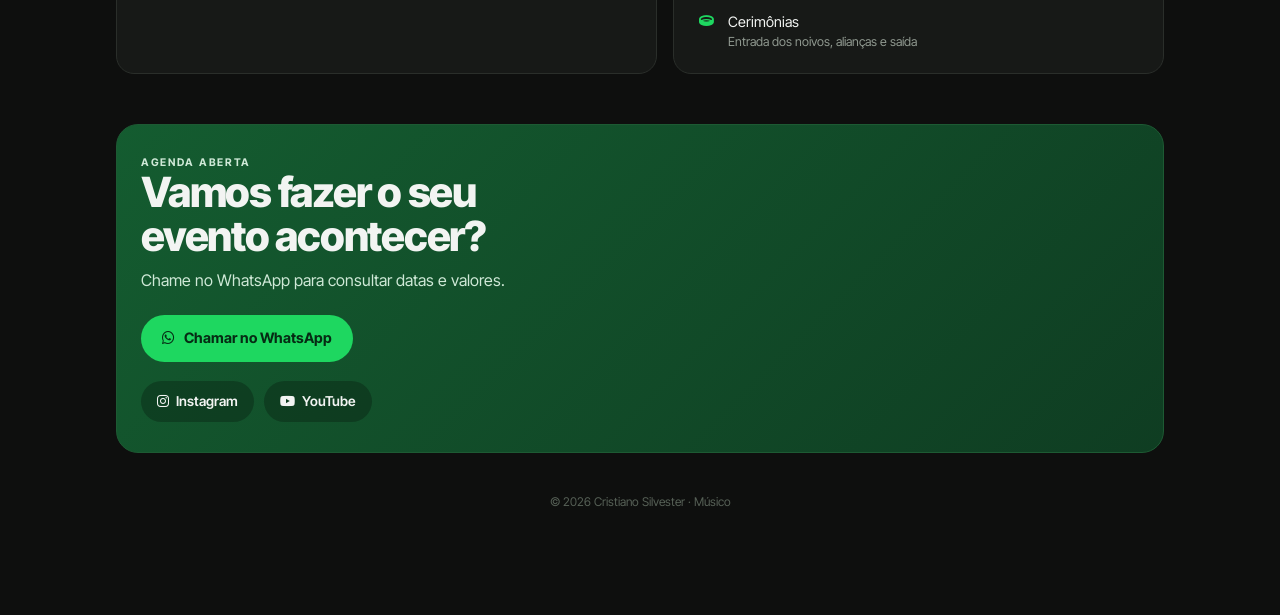
<file: cristiano-silvester.html>
<!DOCTYPE html>
<html lang="pt-BR">
<head>
<meta charset="UTF-8">
<meta name="viewport" content="width=device-width, initial-scale=1.0">
<title>Cristiano Silvester — Músico | Repertório e Contratação</title>
<meta name="description" content="Cristiano Silvester, músico para bares, festas, casamentos e eventos. Veja o repertório completo por estilo e monte o setlist do seu evento.">
<link rel="preconnect" href="https://fonts.googleapis.com">
<link rel="preconnect" href="https://fonts.gstatic.com" crossorigin>
<link href="https://fonts.googleapis.com/css2?family=Inter+Tight:wght@400;500;600;700;800&display=swap" rel="stylesheet">
<link rel="stylesheet" href="https://cdnjs.cloudflare.com/ajax/libs/font-awesome/6.5.1/css/all.min.css">
<style>
  :root{
    --bg:#0e0f0e;
    --card:#171917;
    --card-2:#1e211e;
    --linha:#2a2e2a;
    --verde:#1ed760;
    --verde-escuro:#0f3d22;
    --verde-medio:#145c30;
    --texto:#f2f4f2;
    --suave:#8f988f;
    --radius:18px;
  }
  *{margin:0;padding:0;box-sizing:border-box}
  html{scroll-behavior:smooth}
  body{
    font-family:'Inter Tight',system-ui,sans-serif;
    background:var(--bg);color:var(--texto);line-height:1.5;
    -webkit-font-smoothing:antialiased;overflow-x:hidden;
    padding-bottom:84px;
  }
  a{color:inherit;text-decoration:none}
  button{font-family:inherit;cursor:pointer;border:none;background:none;color:inherit}
  .wrap{max-width:1080px;margin:0 auto;padding:0 16px}
  .kicker{font-size:.66rem;letter-spacing:.16em;text-transform:uppercase;font-weight:700;color:var(--suave)}
  .kicker.verde{color:var(--verde)}

  /* ---------- HEADER ---------- */
  header{
    position:sticky;top:0;z-index:50;background:rgba(14,15,14,.92);backdrop-filter:blur(10px);
    border-bottom:1px solid var(--linha);
  }
  header .wrap{display:flex;align-items:center;justify-content:space-between;height:64px}
  .brand{display:flex;align-items:center;gap:.6rem}
  .brand-mark{
    width:38px;height:38px;border-radius:50%;background:var(--verde);color:#062b14;
    display:grid;place-items:center;font-size:1rem;
  }
  .brand b{display:block;font-weight:800;font-size:1.05rem;letter-spacing:-.01em;line-height:1}
  .brand small{font-size:.6rem;letter-spacing:.3em;color:var(--verde);font-weight:700}
  .top-links{display:flex;gap:1.4rem;font-size:.88rem;color:var(--suave);font-weight:500}
  .top-links a:hover{color:var(--texto)}
  .btn-top{
    display:inline-flex;align-items:center;gap:.4rem;font-size:.82rem;font-weight:700;
    padding:.5rem .95rem;border-radius:999px;background:var(--verde);color:#062b14;
  }

  /* ---------- HERO ---------- */
  .hero{padding:40px 0 10px}
  .hero-top{display:flex;justify-content:space-between;align-items:flex-start;gap:1rem}
  .hero h1{
    font-size:clamp(2.4rem,7vw,4.6rem);font-weight:800;letter-spacing:-.04em;line-height:1;
    margin-top:.6rem;
  }
  .vol{text-align:right;color:#444b44;font-weight:700}
  .vol span{display:block;font-size:.62rem;letter-spacing:.2em}
  .vol b{font-size:2.6rem;font-weight:500;line-height:1}
  .hero p.lead{color:var(--suave);max-width:520px;margin-top:1rem;font-size:1rem}

  .search{
    margin-top:1.6rem;display:flex;align-items:center;gap:.7rem;
    background:var(--card);border:1px solid var(--linha);border-radius:999px;padding:.85rem 1.2rem;
  }
  .search i{color:var(--suave)}
  .search input{
    flex:1;background:none;border:none;outline:none;color:var(--texto);font:inherit;font-size:.95rem;min-width:0;
  }
  .search input::placeholder{color:var(--suave)}
  .search .tag{font-size:.6rem;letter-spacing:.16em;color:#566056;font-weight:700}

  /* ---------- BANNER ---------- */
  .banner{
    margin-top:1.4rem;position:relative;overflow:hidden;border-radius:22px;
    background:linear-gradient(135deg,var(--verde-medio),var(--verde-escuro) 70%);
    padding:28px 24px 34px;min-height:300px;border:1px solid #1d5a33;
  }
  .banner .pill{
    display:inline-block;font-size:.6rem;letter-spacing:.14em;font-weight:700;
    border:1px solid rgba(255,255,255,.25);border-radius:6px;padding:.3rem .55rem;color:#cfe9d7;
  }
  .banner h2{font-size:clamp(2rem,6vw,3.4rem);font-weight:800;letter-spacing:-.035em;line-height:1.02;margin-top:1.4rem;max-width:560px;position:relative;z-index:2}
  .banner p{color:#cfe9d7;font-size:.9rem;margin-top:.9rem;max-width:340px;position:relative;z-index:2}
  .btn-verde{
    display:inline-flex;align-items:center;gap:.6rem;margin-top:1.4rem;
    background:var(--verde);color:#062b14;font-weight:700;font-size:.9rem;
    padding:.8rem 1.3rem;border-radius:999px;position:relative;z-index:2;
    transition:transform .15s ease;
  }
  .btn-verde:hover{transform:scale(1.03)}
  .vinil{
    position:absolute;right:-90px;top:50%;transform:translateY(-50%);
    width:300px;height:300px;border-radius:50%;
    background:repeating-radial-gradient(circle,#0b1f13 0 2px,#10301c 2px 5px);
    animation:gira 14s linear infinite;opacity:.9;
  }
  .vinil::after{
    content:"CRISTIANO\A SILVESTER";white-space:pre;position:absolute;inset:0;margin:auto;
    width:110px;height:110px;border-radius:50%;background:var(--verde);color:#062b14;
    display:grid;place-items:center;text-align:center;font-weight:800;font-size:.72rem;line-height:1.1;
  }
  @keyframes gira{to{transform:translateY(-50%) rotate(360deg)}}
  .banner .rodape{
    position:absolute;left:24px;right:24px;bottom:12px;display:flex;justify-content:space-between;
    font-size:.55rem;letter-spacing:.16em;color:#8fbf9f;font-weight:700;z-index:2;
  }
  .banner .rodape span::before{content:"";display:inline-block;width:6px;height:6px;border-radius:50%;background:var(--verde);margin-right:.4rem}

  /* ---------- STATS ---------- */
  .stats{display:grid;grid-template-columns:repeat(3,1fr);gap:1rem;padding:28px 0 8px;border-bottom:1px solid var(--linha)}
  .stats b{font-size:clamp(1.6rem,5vw,2.2rem);font-weight:700;letter-spacing:-.03em}
  .stats small{display:block;color:var(--suave);font-size:.72rem}

  /* ---------- SECTIONS ---------- */
  section{padding:40px 0 10px;scroll-margin-top:70px}
  .sec-head{display:flex;justify-content:space-between;align-items:flex-end;gap:1rem;margin-bottom:1.1rem}
  .sec-head h2{font-size:clamp(1.4rem,4vw,1.9rem);font-weight:700;letter-spacing:-.025em;margin-top:.3rem}
  .sec-head .link{font-size:.78rem;color:var(--suave);white-space:nowrap}
  .sec-head .link:hover{color:var(--verde)}

  /* Estilos (carrossel) */
  .estilos{display:flex;gap:.9rem;overflow-x:auto;padding-bottom:10px;scroll-snap-type:x mandatory}
  .estilos::-webkit-scrollbar{height:4px}
  .estilos::-webkit-scrollbar-thumb{background:var(--linha);border-radius:4px}
  .estilo{
    flex:0 0 170px;scroll-snap-align:start;background:var(--card);border:1px solid var(--linha);
    border-radius:14px;padding:10px;text-align:left;transition:border-color .15s ease,transform .15s ease;
  }
  .estilo:hover{transform:translateY(-3px)}
  .estilo.ativo{border-color:var(--verde)}
  .arte{aspect-ratio:1;border-radius:8px;position:relative;overflow:hidden;margin-bottom:.7rem}
  .arte svg{width:100%;height:100%;display:block}
  .arte .num{position:absolute;top:6px;left:8px;font-size:.6rem;font-weight:700;opacity:.6;color:#000}
  .estilo small{font-size:.66rem;color:var(--suave)}
  .estilo b{display:block;font-size:.95rem;font-weight:700;margin:.1rem 0}
  .estilo .rodape{display:flex;justify-content:space-between;align-items:center;font-size:.68rem;color:var(--suave)}
  .estilo .rodape i{font-size:.7rem;color:var(--verde)}

  /* Chips */
  .chips{display:flex;gap:.5rem;overflow-x:auto;padding-bottom:6px}
  .chip{
    flex-shrink:0;padding:.55rem 1rem;border-radius:999px;font-size:.82rem;font-weight:600;
    background:var(--card-2);color:var(--texto);border:1px solid var(--linha);
  }
  .chip.ativo{background:var(--texto);color:#0e0f0e;border-color:var(--texto)}
  .chip .qtd{opacity:.55;font-weight:500;margin-left:.3rem}
  .ocasiao-info{display:flex;justify-content:space-between;align-items:center;margin:1rem 0 .4rem;font-size:.78rem;color:var(--suave);gap:1rem}
  .ocasiao-info button{color:var(--verde);font-weight:600;font-size:.78rem;white-space:nowrap}

  /* Lista de músicas */
  .lista{list-style:none}
  .musica{
    display:flex;align-items:center;gap:.9rem;padding:.8rem .3rem;border-bottom:1px solid var(--linha);
  }
  .musica .play{
    width:38px;height:38px;flex-shrink:0;border-radius:50%;background:var(--card-2);
    display:grid;place-items:center;font-size:.75rem;color:var(--texto);
  }
  .musica .info{flex:1;min-width:0}
  .musica .info b{display:block;font-weight:600;font-size:.92rem;white-space:nowrap;overflow:hidden;text-overflow:ellipsis}
  .musica .info small{color:var(--suave);font-size:.74rem;white-space:nowrap;overflow:hidden;text-overflow:ellipsis;display:block}
  .musica .info .estilo-tag{
    font-size:.56rem;letter-spacing:.1em;font-weight:700;background:var(--card-2);color:var(--suave);
    padding:.1rem .35rem;border-radius:4px;margin-left:.35rem;text-transform:uppercase;
  }
  .musica .fav{font-size:1.05rem;color:var(--suave);padding:.4rem;transition:transform .15s ease}
  .musica .fav.on{color:var(--verde)}
  .musica .fav:active{transform:scale(1.3)}
  .vazio{color:var(--suave);font-size:.88rem;text-align:center;padding:2rem 1rem}
  .mais{
    display:block;width:100%;margin-top:1rem;padding:.8rem;border-radius:999px;
    border:1px solid var(--linha);font-size:.85rem;font-weight:600;color:var(--suave);
  }
  .mais:hover{color:var(--texto);border-color:var(--suave)}

  /* Setlist */
  .setlist-box{background:var(--card);border:1px solid var(--linha);border-radius:var(--radius);padding:20px}
  .setlist-box .topo{display:flex;align-items:center;gap:.8rem;margin-bottom:1rem}
  .setlist-box .topo .ico{
    width:44px;height:44px;border-radius:12px;background:var(--verde-escuro);color:var(--verde);
    display:grid;place-items:center;font-size:1.1rem;flex-shrink:0;
  }
  .setlist-box .topo b{display:block}
  .setlist-box .topo small{color:var(--suave);font-size:.78rem}
  .form-grid{display:grid;grid-template-columns:1fr 1fr;gap:.7rem;margin-top:1rem}
  .form-grid label{font-size:.72rem;color:var(--suave);display:block}
  .form-grid input,.form-grid select{
    width:100%;margin-top:.3rem;background:var(--bg);border:1px solid var(--linha);color:var(--texto);
    border-radius:10px;padding:.7rem .8rem;font:inherit;font-size:.9rem;outline:none;
  }
  .form-grid input:focus,.form-grid select:focus{border-color:var(--verde)}
  .acoes{display:flex;gap:.6rem;flex-wrap:wrap;margin-top:1rem}
  .btn-sec{
    display:inline-flex;align-items:center;gap:.5rem;padding:.8rem 1.2rem;border-radius:999px;
    border:1px solid var(--linha);font-size:.85rem;font-weight:600;
  }
  .acoes .btn-verde{margin-top:0}

  /* Sobre */
  .sobre-grid{display:grid;grid-template-columns:1.1fr 1fr;gap:1rem}
  .sobre-card{background:var(--card);border:1px solid var(--linha);border-radius:var(--radius);padding:22px}
  .sobre-card p{color:#c6ccc6;font-size:.95rem;margin-top:.7rem}
  .servicos{list-style:none;display:grid;gap:.7rem;margin-top:.8rem}
  .servicos li{display:flex;gap:.8rem;align-items:flex-start;font-size:.9rem}
  .servicos i{color:var(--verde);width:20px;text-align:center;margin-top:.2rem}
  .servicos small{display:block;color:var(--suave);font-size:.78rem}

  /* Contato */
  .contato{
    background:linear-gradient(135deg,var(--verde-medio),var(--verde-escuro));border-radius:22px;
    padding:30px 24px;border:1px solid #1d5a33;text-align:left;
  }
  .contato h2{font-size:clamp(1.7rem,5vw,2.6rem);font-weight:800;letter-spacing:-.03em;line-height:1.05}
  .contato p{color:#cfe9d7;margin-top:.6rem;max-width:460px}
  .contato .redes{display:flex;gap:.6rem;margin-top:1.2rem;flex-wrap:wrap}
  .contato .redes a{
    display:inline-flex;align-items:center;gap:.45rem;padding:.65rem 1rem;border-radius:999px;
    background:rgba(0,0,0,.25);font-size:.85rem;font-weight:600;
  }
  footer{color:#566056;font-size:.75rem;text-align:center;padding:30px 16px 20px}

  /* ---------- BARRA INFERIOR ---------- */
  .tabbar{
    position:fixed;left:0;right:0;bottom:0;z-index:60;background:rgba(18,20,18,.97);
    border-top:1px solid var(--linha);display:flex;justify-content:space-around;
    padding:8px 4px calc(8px + env(safe-area-inset-bottom));backdrop-filter:blur(10px);
  }
  .tabbar a{
    display:flex;flex-direction:column;align-items:center;gap:3px;font-size:.62rem;color:var(--suave);
    position:relative;padding:4px 8px;min-width:58px;
  }
  .tabbar a i{font-size:1.05rem}
  .tabbar a.ativo{color:var(--texto)}
  .tabbar a.ativo::before{
    content:"";position:absolute;top:-9px;width:22px;height:3px;border-radius:3px;background:var(--verde);
  }
  .tabbar .badge{
    position:absolute;top:0;right:12px;background:var(--verde);color:#062b14;font-size:.55rem;
    font-weight:800;border-radius:999px;padding:0 .3rem;min-width:15px;text-align:center;
  }

  .toast{
    position:fixed;left:50%;bottom:96px;transform:translateX(-50%) translateY(20px);opacity:0;
    background:var(--texto);color:#0e0f0e;font-size:.82rem;font-weight:600;
    padding:.6rem 1rem;border-radius:999px;transition:all .25s ease;z-index:70;pointer-events:none;white-space:nowrap;
  }
  .toast.show{opacity:1;transform:translateX(-50%) translateY(0)}

  @media (max-width:760px){
    .top-links{display:none}
    .sobre-grid{grid-template-columns:1fr}
    .vinil{width:220px;height:220px;right:-80px;opacity:.55}
    .vinil::after{width:80px;height:80px;font-size:.55rem}
  }
  @media (max-width:420px){
    .form-grid{grid-template-columns:1fr}
    .btn-top span{display:none}
  }
</style>
</head>
<body>

<header>
  <div class="wrap">
    <a href="#inicio" class="brand">
      <div class="brand-mark"><i class="fa-solid fa-guitar"></i></div>
      <div><b>Cristiano Silvester</b><small>MÚSICO</small></div>
    </a>
    <nav class="top-links">
      <a href="#estilos">Estilos</a>
      <a href="#ocasioes">Ocasiões</a>
      <a href="#repertorio">Repertório</a>
      <a href="#setlist">Setlist</a>
      <a href="#sobre">Sobre</a>
    </nav>
    <a class="btn-top" href="#contato"><i class="fa-brands fa-whatsapp"></i><span>Contratar</span></a>
  </div>
</header>

<main class="wrap">

  <!-- HERO -->
  <div class="hero" id="inicio">
    <div class="hero-top">
      <div>
        <div class="kicker verde">Seu próximo evento começa aqui</div>
        <h1>Encontre a trilha<br>do seu evento.</h1>
      </div>
      <div class="vol"><span>VOL.</span><b>01</b></div>
    </div>
    <p class="lead">Voz e violão para bares, festas, casamentos e cultos. Veja tudo o que o Cristiano toca e monte o repertório do seu evento.</p>

    <label class="search">
      <i class="fa-solid fa-magnifying-glass"></i>
      <input id="busca" type="search" placeholder="Buscar música ou artista..." autocomplete="off">
      <span class="tag">BUSCAR</span>
    </label>

    <div class="banner">
      <span class="pill">AO VIVO · VOZ E VIOLÃO</span>
      <h2>Sua festa.<br>Com música de verdade.</h2>
      <p>Você escolhe o clima. O Cristiano leva o som, o equipamento e a energia.</p>
      <a href="#repertorio" class="btn-verde"><i class="fa-solid fa-play"></i> Ver repertório</a>
      <div class="vinil"></div>
      <div class="rodape"><span>REPERTÓRIO SEMPRE ATUALIZADO</span><em>ESTÉREO</em></div>
    </div>

    <div class="stats">
      <div><b id="st-musicas">0</b><small>músicas no repertório</small></div>
      <div><b id="st-artistas">0</b><small>artistas diferentes</small></div>
      <div><b id="st-estilos">0</b><small>estilos musicais</small></div>
    </div>
  </div>

  <!-- ESTILOS -->
  <section id="estilos">
    <div class="sec-head">
      <div>
        <div class="kicker">Um repertório para cada público</div>
        <h2>Qual é a sua vibe?</h2>
      </div>
      <a href="#repertorio" class="link">Ver tudo <i class="fa-solid fa-arrow-right"></i></a>
    </div>
    <div class="estilos" id="lista-estilos"></div>
  </section>

  <!-- OCASIÕES -->
  <section id="ocasioes">
    <div class="sec-head">
      <div>
        <div class="kicker">Escolha o clima, o show está pronto</div>
        <h2>Pronto para o seu evento</h2>
      </div>
    </div>
    <div class="chips" id="chips-ocasiao"></div>
    <div class="ocasiao-info">
      <span id="ocasiao-desc"></span>
      <button id="add-ocasiao"><i class="fa-solid fa-plus"></i> Adicionar tudo ao setlist</button>
    </div>
    <ul class="lista" id="lista-ocasiao"></ul>
  </section>

  <!-- REPERTÓRIO -->
  <section id="repertorio">
    <div class="sec-head">
      <div>
        <div class="kicker">Tudo o que ele toca</div>
        <h2 id="titulo-repertorio">Repertório completo</h2>
      </div>
      <span class="link" id="contagem"></span>
    </div>
    <div class="chips" id="chips-estilo"></div>
    <ul class="lista" id="lista-repertorio" style="margin-top:.6rem"></ul>
    <button class="mais" id="ver-mais">Ver mais músicas</button>
  </section>

  <!-- SETLIST -->
  <section id="setlist">
    <div class="sec-head">
      <div>
        <div class="kicker verde">Para quem vai contratar</div>
        <h2>Monte o seu setlist</h2>
      </div>
    </div>
    <div class="setlist-box">
      <div class="topo">
        <div class="ico"><i class="fa-solid fa-heart"></i></div>
        <div>
          <b>Músicas escolhidas: <span id="qtd-setlist">0</span></b>
          <small>Toque no <i class="fa-regular fa-heart"></i> nas músicas para incluir. Fica salvo neste aparelho.</small>
        </div>
      </div>
      <ul class="lista" id="lista-setlist"></ul>

      <div class="form-grid">
        <div><label>Seu nome<input id="f-nome" placeholder="Ex.: Ana"></label></div>
        <div><label>Data do evento<input id="f-data" type="date"></label></div>
        <div>
          <label>Tipo de evento
            <select id="f-tipo">
              <option>Bar / Restaurante</option>
              <option>Festa / Aniversário</option>
              <option>Casamento</option>
              <option>Igreja / Culto</option>
              <option>Evento corporativo</option>
              <option>Outro</option>
            </select>
          </label>
        </div>
        <div><label>Cidade<input id="f-cidade" placeholder="Ex.: Criciúma/SC"></label></div>
      </div>
      <div class="acoes">
        <button class="btn-verde" id="enviar"><i class="fa-brands fa-whatsapp"></i> Pedir orçamento</button>
        <button class="btn-sec" id="limpar"><i class="fa-solid fa-trash"></i> Limpar</button>
      </div>
    </div>
  </section>

  <!-- SOBRE -->
  <section id="sobre">
    <div class="sec-head">
      <div>
        <div class="kicker">Quem vai tocar</div>
        <h2>Sobre o Cristiano</h2>
      </div>
    </div>
    <div class="sobre-grid">
      <div class="sobre-card">
        <div class="kicker verde">Cristiano Silvester</div>
        <p>Músico com anos de estrada tocando em bares, festas, casamentos e igrejas. Repertório variado, que vai do sertanejo ao rock nacional, sempre lendo o público para manter o clima certo do começo ao fim.</p>
        <p>Leva o próprio equipamento de som e se adapta ao seu evento: do som ambiente tranquilo no jantar até a pista animada no fim da noite.</p>
      </div>
      <div class="sobre-card">
        <div class="kicker">O que está incluso</div>
        <ul class="servicos">
          <li><i class="fa-solid fa-microphone"></i><div>Voz e violão ao vivo<small>Formato acústico, ideal para qualquer espaço</small></div></li>
          <li><i class="fa-solid fa-volume-high"></i><div>Equipamento de som<small>Caixa, microfone e mesa inclusos</small></div></li>
          <li><i class="fa-solid fa-list-check"></i><div>Repertório personalizado<small>Você escolhe as músicas pelo site</small></div></li>
          <li><i class="fa-solid fa-ring"></i><div>Cerimônias<small>Entrada dos noivos, alianças e saída</small></div></li>
        </ul>
      </div>
    </div>
  </section>

  <!-- CONTATO -->
  <section id="contato">
    <div class="contato">
      <div class="kicker" style="color:#cfe9d7">Agenda aberta</div>
      <h2>Vamos fazer o seu<br>evento acontecer?</h2>
      <p>Chame no WhatsApp para consultar datas e valores.</p>
      <a class="btn-verde" id="btn-whats" href="#" target="_blank" rel="noopener"><i class="fa-brands fa-whatsapp"></i> Chamar no WhatsApp</a>
      <div class="redes">
        <a href="https://instagram.com/" target="_blank" rel="noopener"><i class="fa-brands fa-instagram"></i> Instagram</a>
        <a href="https://youtube.com/" target="_blank" rel="noopener"><i class="fa-brands fa-youtube"></i> YouTube</a>
      </div>
    </div>
  </section>
</main>

<footer>© <span id="ano"></span> Cristiano Silvester · Músico</footer>

<nav class="tabbar" id="tabbar">
  <a href="#inicio" class="ativo"><i class="fa-solid fa-house"></i>Início</a>
  <a href="#estilos"><i class="fa-solid fa-music"></i>Estilos</a>
  <a href="#repertorio"><i class="fa-solid fa-list"></i>Repertório</a>
  <a href="#setlist"><i class="fa-regular fa-heart"></i>Setlist<span class="badge" id="badge">0</span></a>
  <a href="#contato"><i class="fa-brands fa-whatsapp"></i>Contato</a>
</nav>

<div class="toast" id="toast"></div>

<script>
/* =========================================================
   CONFIGURAÇÃO — edite aqui
   ========================================================= */
const WHATSAPP = "5548999999999"; // número com DDI + DDD, só números

// Estilos: id, nome, frase curta e cores da arte
const ESTILOS = [
  {id:"sertanejo", nome:"Sertanejo",        frase:"Na estrada",       cor:"#9b8cf0", fundo:"#24203d"},
  {id:"pagode",    nome:"Samba e Pagode",   frase:"Entre no ritmo",   cor:"#e88fb8", fundo:"#3a1f2c"},
  {id:"mpb",       nome:"MPB",              frase:"Alma brasileira",  cor:"#a8d26b", fundo:"#253318"},
  {id:"rock",      nome:"Rock Nacional",    frase:"Volume no talo",   cor:"#f0a65a", fundo:"#3a2614"},
  {id:"romantica", nome:"Românticas",       frase:"Coração aberto",   cor:"#5fb8b0", fundo:"#16302e"},
  {id:"forro",     nome:"Forró e Xote",     frase:"Pé de serra",      cor:"#d9cf6a", fundo:"#33301a"},
  {id:"gospel",    nome:"Gospel",           frase:"Som que inspira",  cor:"#e0b27a", fundo:"#33271a"},
  {id:"internacional", nome:"Internacional",frase:"Hits do mundo",    cor:"#7aa7f0", fundo:"#1a2640"},
];

// Ocasiões: quais estilos entram em cada uma
const OCASIOES = [
  {id:"bar",       nome:"No bar",        desc:"Clássicos para cantar junto",      estilos:["sertanejo","pagode","rock","mpb"]},
  {id:"festa",     nome:"Na festa",      desc:"Animação do começo ao fim",        estilos:["sertanejo","pagode","forro","rock"]},
  {id:"casamento", nome:"No casamento",  desc:"Cerimônia e recepção",             estilos:["romantica","mpb","internacional"]},
  {id:"igreja",    nome:"Na igreja",     desc:"Louvor e adoração",                estilos:["gospel"]},
];

// Repertório: [música, artista, estilo]
const MUSICAS = [
  ["Evidências","Chitãozinho & Xororó","sertanejo"],
  ["Página de Amigos","Chitãozinho & Xororó","sertanejo"],
  ["Fio de Cabelo","Chitãozinho & Xororó","sertanejo"],
  ["É o Amor","Zezé Di Camargo & Luciano","sertanejo"],
  ["Pare","Zezé Di Camargo & Luciano","sertanejo"],
  ["Estou Apaixonado","João Paulo & Daniel","sertanejo"],
  ["Telefone Mudo","Trio Parada Dura","sertanejo"],
  ["Cabecinha no Ombro","Leandro & Leonardo","sertanejo"],
  ["Entre Tapas e Beijos","Leandro & Leonardo","sertanejo"],
  ["Amo Noite e Dia","Jorge & Mateus","sertanejo"],
  ["Logo Eu","Jorge & Mateus","sertanejo"],
  ["Sosseguei","Jorge & Mateus","sertanejo"],
  ["Ai Se Eu Te Pego","Michel Teló","sertanejo"],
  ["Camaro Amarelo","Munhoz & Mariano","sertanejo"],
  ["Infiel","Marília Mendonça","sertanejo"],
  ["Supera","Marília Mendonça","sertanejo"],
  ["Todo Mundo Vai Sofrer","Marília Mendonça","sertanejo"],
  ["Medo Bobo","Maiara & Maraisa","sertanejo"],
  ["10% ","Maiara & Maraisa","sertanejo"],
  ["Cuida Bem Dela","Henrique & Juliano","sertanejo"],
  ["Flor e o Beija-Flor","Henrique & Juliano","sertanejo"],
  ["Liberdade Provisória","Henrique & Juliano","sertanejo"],
  ["Batom de Cereja","Israel & Rodolffo","sertanejo"],
  ["Ficha Limpa","Gusttavo Lima","sertanejo"],
  ["Bloqueado","Gusttavo Lima","sertanejo"],
  ["Erro Gostoso","Simone Mendes","sertanejo"],
  ["Esqueça-me Se For Capaz","Marília Mendonça","sertanejo"],
  ["Chalana","Almir Sater","sertanejo"],
  ["Tocando em Frente","Almir Sater","sertanejo"],
  ["Romaria","Renato Teixeira","sertanejo"],

  ["Deixa Acontecer","Grupo Revelação","pagode"],
  ["Tá Escrito","Grupo Revelação","pagode"],
  ["Trem das Onze","Adoniran Barbosa","pagode"],
  ["Deixa a Vida Me Levar","Zeca Pagodinho","pagode"],
  ["Verdade","Zeca Pagodinho","pagode"],
  ["Ainda É Tempo Pra Ser Feliz","Arlindo Cruz","pagode"],
  ["O Show Tem Que Continuar","Fundo de Quintal","pagode"],
  ["Cheia de Manias","Raça Negra","pagode"],
  ["Cigana","Raça Negra","pagode"],
  ["Me Leva Junto Com Você","Raça Negra","pagode"],
  ["Essa Tal Liberdade","Só Pra Contrariar","pagode"],
  ["Mineirinho","Só Pra Contrariar","pagode"],
  ["Sorriso Aberto","Jorge Aragão","pagode"],
  ["Buquê de Flores","Thiaguinho","pagode"],
  ["Ousadia & Alegria","Thiaguinho","pagode"],
  ["Pimpolho","Art Popular","pagode"],
  ["Até Que Durou","Péricles","pagode"],
  ["Camisa 10","Turma do Pagode","pagode"],

  ["Garota de Ipanema","Tom Jobim","mpb"],
  ["Aquarela","Toquinho","mpb"],
  ["O Leãozinho","Caetano Veloso","mpb"],
  ["Sozinho","Caetano Veloso","mpb"],
  ["Andar com Fé","Gilberto Gil","mpb"],
  ["Esperando na Janela","Gilberto Gil","mpb"],
  ["Como Uma Onda","Lulu Santos","mpb"],
  ["Anunciação","Alceu Valença","mpb"],
  ["Pétala","Djavan","mpb"],
  ["Oceano","Djavan","mpb"],
  ["Velha Infância","Tribalistas","mpb"],
  ["Já Sei Namorar","Tribalistas","mpb"],
  ["Ainda Bem","Marisa Monte","mpb"],
  ["Trevo (Tu)","Anavitória","mpb"],
  ["Você Não Me Ensinou a Te Esquecer","Caetano Veloso","mpb"],
  ["Ela É Carioca","Tom Jobim","mpb"],

  ["Tempo Perdido","Legião Urbana","rock"],
  ["Pais e Filhos","Legião Urbana","rock"],
  ["Eduardo e Mônica","Legião Urbana","rock"],
  ["Por Enquanto","Legião Urbana","rock"],
  ["Primeiros Erros","Capital Inicial","rock"],
  ["Natasha","Capital Inicial","rock"],
  ["Lanterna dos Afogados","Os Paralamas do Sucesso","rock"],
  ["Meu Erro","Os Paralamas do Sucesso","rock"],
  ["Pro Dia Nascer Feliz","Barão Vermelho","rock"],
  ["Exagerado","Cazuza","rock"],
  ["Anna Júlia","Los Hermanos","rock"],
  ["Do Seu Lado","Jota Quest","rock"],
  ["Fácil","Jota Quest","rock"],
  ["Só Os Loucos Sabem","Charlie Brown Jr.","rock"],
  ["Céu Azul","Charlie Brown Jr.","rock"],
  ["Proibida Pra Mim","Charlie Brown Jr.","rock"],
  ["Mulher de Fases","Raimundos","rock"],
  ["Epitáfio","Titãs","rock"],
  ["É Preciso Saber Viver","Titãs","rock"],
  ["Vou Deixar","Skank","rock"],
  ["Ainda Gosto Dela","Skank","rock"],
  ["Dias de Luta, Dias de Glória","Charlie Brown Jr.","rock"],
  ["Ela Vai Voltar","Charlie Brown Jr.","rock"],

  ["Me Namora","Edu Ribeiro","romantica"],
  ["Tudo Que Você Quiser","Luan Santana","romantica"],
  ["Meteoro","Luan Santana","romantica"],
  ["Mais Que Amigos","Jorge & Mateus","romantica"],
  ["Pra Você Guardei o Amor","Nando Reis","romantica"],
  ["All Star","Nando Reis","romantica"],
  ["Por Onde Andei","Nando Reis","romantica"],
  ["Ainda Bem Que Você Chegou","Vanessa da Mata","romantica"],
  ["Amor Pra Recomeçar","Frejat","romantica"],
  ["Linda","Projota","romantica"],
  ["Trem-Bala","Ana Vilela","romantica"],
  ["Só Hoje","Jota Quest","romantica"],

  ["Asa Branca","Luiz Gonzaga","forro"],
  ["Xote das Meninas","Luiz Gonzaga","forro"],
  ["Anjo de Mim","Falamansa","forro"],
  ["Xote dos Milagres","Falamansa","forro"],
  ["Rindo à Toa","Falamansa","forro"],
  ["Respeita Januário","Luiz Gonzaga","forro"],
  ["De Volta pro Aconchego","Elba Ramalho","forro"],
  ["Chão de Giz","Zé Ramalho","forro"],
  ["Admirável Gado Novo","Zé Ramalho","forro"],

  ["Raridade","Anderson Freire","gospel"],
  ["Ressuscita-me","Aline Barros","gospel"],
  ["Sonda-me","Aline Barros","gospel"],
  ["Lugar Secreto","Gabriela Rocha","gospel"],
  ["Me Atraiu","Gabriela Rocha","gospel"],
  ["Deus É Deus","Delino Marçal","gospel"],
  ["A Casa É Sua","Casa Worship","gospel"],
  ["Ninguém Explica Deus","Preto no Branco","gospel"],
  ["Advogado Fiel","Bruna Karla","gospel"],
  ["Porque Ele Vive","Harpa Cristã","gospel"],
  ["Grandes Coisas","Fernandinho","gospel"],
  ["Uma Nova História","Fernandinho","gospel"],

  ["Perfect","Ed Sheeran","internacional"],
  ["Thinking Out Loud","Ed Sheeran","internacional"],
  ["A Thousand Years","Christina Perri","internacional"],
  ["Hallelujah","Leonard Cohen","internacional"],
  ["Stand By Me","Ben E. King","internacional"],
  ["Can't Help Falling in Love","Elvis Presley","internacional"],
  ["Wonderwall","Oasis","internacional"],
  ["Knockin' on Heaven's Door","Bob Dylan","internacional"],
  ["Imagine","John Lennon","internacional"],
  ["Let It Be","The Beatles","internacional"],
  ["Hey Jude","The Beatles","internacional"],
  ["Have You Ever Seen the Rain","Creedence","internacional"],
  ["Iris","Goo Goo Dolls","internacional"],
  ["Shallow","Lady Gaga & Bradley Cooper","internacional"],
].map(([titulo,artista,estilo],i)=>({id:i,titulo:titulo.trim(),artista,estilo}));

/* ========================================================= */

const $ = s => document.querySelector(s);
const nomeEstilo = id => (ESTILOS.find(e=>e.id===id)||{}).nome || id;
const norm = t => t.normalize("NFD").replace(/[̀-ͯ]/g,"").toLowerCase();

// ---- Setlist salvo no aparelho ----
let setlist = [];
try { setlist = JSON.parse(localStorage.getItem("cs-setlist")) || []; } catch(e){}
const salvar = () => { try { localStorage.setItem("cs-setlist", JSON.stringify(setlist)); } catch(e){} };

function toast(msg){
  const t = $("#toast"); t.textContent = msg; t.classList.add("show");
  clearTimeout(toast.tm); toast.tm = setTimeout(()=>t.classList.remove("show"), 1800);
}

function itemMusica(m, mostrarEstilo){
  const on = setlist.includes(m.id);
  return `<li class="musica">
    <span class="play"><i class="fa-solid fa-music"></i></span>
    <div class="info">
      <b>${m.titulo}</b>
      <small>${m.artista}${mostrarEstilo ? `<span class="estilo-tag">${nomeEstilo(m.estilo)}</span>` : ""}</small>
    </div>
    <button class="fav ${on?"on":""}" data-id="${m.id}" aria-label="Adicionar ao setlist">
      <i class="fa-${on?"solid":"regular"} fa-heart"></i>
    </button>
  </li>`;
}

// ---- Arte geométrica de cada estilo ----
function arte(e, i){
  const c = e.cor, f = e.fundo;
  const formas = [
    `<rect width="100" height="100" fill="${f}"/><g stroke="${c}" stroke-width="12"><path d="M-10 40 L40 -10 M-10 80 L80 -10 M10 110 L110 10 M50 110 L110 50"/></g>`,
    `<rect width="100" height="100" fill="${c}"/><circle cx="25" cy="25" r="22" fill="${f}"/><circle cx="75" cy="75" r="22" fill="${f}"/><rect x="40" y="10" width="20" height="80" rx="10" fill="${f}"/>`,
    `<rect width="100" height="100" fill="${c}"/><path d="M20 100 V45 a30 30 0 0 1 60 0 V100" fill="none" stroke="${f}" stroke-width="7"/><path d="M35 100 V50 a15 15 0 0 1 30 0 V100" fill="none" stroke="${f}" stroke-width="7"/>`,
    `<rect width="100" height="100" fill="${f}"/><g fill="${c}"><rect x="10" y="10" width="35" height="35" rx="6" transform="rotate(20 27 27)"/><rect x="55" y="55" width="35" height="35" rx="6" transform="rotate(20 72 72)"/><rect x="55" y="8" width="30" height="30" rx="15"/><rect x="12" y="60" width="30" height="30" rx="15"/></g>`,
  ];
  return `<svg viewBox="0 0 100 100" preserveAspectRatio="xMidYMid slice">${formas[i % formas.length]}</svg>`;
}

// ---- Estados ----
let estiloAtivo = "todos";
let ocasiaoAtiva = OCASIOES[0].id;
let busca = "";
let limite = 20;

function renderEstilos(){
  $("#lista-estilos").innerHTML = ESTILOS.map((e,i)=>{
    const qtd = MUSICAS.filter(m=>m.estilo===e.id).length;
    return `<button class="estilo ${estiloAtivo===e.id?"ativo":""}" data-estilo="${e.id}">
      <div class="arte">${arte(e,i)}<span class="num">${String(i+1).padStart(2,"0")}</span></div>
      <small>${e.frase}</small>
      <b>${e.nome}</b>
      <div class="rodape"><span>${qtd} músicas</span><i class="fa-solid fa-arrow-up-right-from-square"></i></div>
    </button>`;
  }).join("");
}

function renderOcasiao(){
  $("#chips-ocasiao").innerHTML = OCASIOES.map(o =>
    `<button class="chip ${o.id===ocasiaoAtiva?"ativo":""}" data-ocasiao="${o.id}">${o.nome}</button>`).join("");
  const o = OCASIOES.find(x=>x.id===ocasiaoAtiva);
  // pega algumas de cada estilo da ocasião
  const lista = o.estilos.flatMap(est => MUSICAS.filter(m=>m.estilo===est).slice(0, Math.ceil(12/o.estilos.length)));
  $("#ocasiao-desc").textContent = `${o.desc} · ${o.estilos.map(nomeEstilo).join(", ")}`;
  $("#lista-ocasiao").innerHTML = lista.map(m=>itemMusica(m,true)).join("");
  $("#add-ocasiao").dataset.ids = lista.map(m=>m.id).join(",");
}

function renderRepertorio(){
  const chips = [{id:"todos",nome:"Todos"}, ...ESTILOS];
  $("#chips-estilo").innerHTML = chips.map(e=>{
    const qtd = e.id==="todos" ? MUSICAS.length : MUSICAS.filter(m=>m.estilo===e.id).length;
    return `<button class="chip ${estiloAtivo===e.id?"ativo":""}" data-estilo="${e.id}">${e.nome}<span class="qtd">${qtd}</span></button>`;
  }).join("");

  const q = norm(busca);
  let lista = MUSICAS.filter(m =>
    (estiloAtivo==="todos" || m.estilo===estiloAtivo) &&
    (!q || norm(m.titulo).includes(q) || norm(m.artista).includes(q))
  );
  $("#titulo-repertorio").textContent = busca ? `Resultados para “${busca}”`
    : estiloAtivo==="todos" ? "Repertório completo" : nomeEstilo(estiloAtivo);
  $("#contagem").textContent = `${lista.length} músicas`;
  $("#lista-repertorio").innerHTML = lista.length
    ? lista.slice(0,limite).map(m=>itemMusica(m, estiloAtivo==="todos")).join("")
    : `<li class="vazio">Nenhuma música encontrada. Peça pelo WhatsApp que ele pode preparar!</li>`;
  $("#ver-mais").style.display = lista.length > limite ? "block" : "none";
}

function renderSetlist(){
  const itens = setlist.map(id=>MUSICAS[id]).filter(Boolean);
  $("#qtd-setlist").textContent = itens.length;
  $("#badge").textContent = itens.length;
  $("#badge").style.display = itens.length ? "" : "none";
  $("#lista-setlist").innerHTML = itens.length
    ? itens.map(m=>itemMusica(m,true)).join("")
    : `<li class="vazio">Nenhuma música ainda. Escolha as músicas do seu evento no repertório.</li>`;
}

function renderTudo(){ renderEstilos(); renderOcasiao(); renderRepertorio(); renderSetlist(); }

// ---- Eventos ----
document.addEventListener("click", ev=>{
  const fav = ev.target.closest(".fav");
  if(fav){
    const id = +fav.dataset.id;
    if(setlist.includes(id)){ setlist = setlist.filter(x=>x!==id); toast("Removida do setlist"); }
    else { setlist.push(id); toast("Adicionada ao setlist"); }
    salvar(); renderTudo(); return;
  }
  const est = ev.target.closest("[data-estilo]");
  if(est){
    estiloAtivo = est.dataset.estilo; limite = 20;
    renderEstilos(); renderRepertorio();
    if(est.classList.contains("estilo")) $("#repertorio").scrollIntoView({behavior:"smooth"});
    return;
  }
  const oc = ev.target.closest("[data-ocasiao]");
  if(oc){ ocasiaoAtiva = oc.dataset.ocasiao; renderOcasiao(); }
});

$("#add-ocasiao").addEventListener("click", e=>{
  const ids = e.currentTarget.dataset.ids.split(",").map(Number);
  ids.forEach(id=>{ if(!setlist.includes(id)) setlist.push(id); });
  salvar(); renderTudo(); toast(`${ids.length} músicas no setlist`);
});

$("#ver-mais").addEventListener("click", ()=>{ limite += 20; renderRepertorio(); });

$("#busca").addEventListener("input", e=>{
  busca = e.target.value.trim(); estiloAtivo = "todos"; limite = 20;
  renderEstilos(); renderRepertorio();
});
$("#busca").addEventListener("keydown", e=>{
  if(e.key==="Enter") $("#repertorio").scrollIntoView({behavior:"smooth"});
});

$("#limpar").addEventListener("click", ()=>{
  if(!setlist.length) return;
  setlist = []; salvar(); renderTudo(); toast("Setlist limpo");
});

$("#enviar").addEventListener("click", ()=>{
  const nome = $("#f-nome").value.trim();
  const data = $("#f-data").value ? $("#f-data").value.split("-").reverse().join("/") : "a definir";
  const tipo = $("#f-tipo").value;
  const cidade = $("#f-cidade").value.trim() || "a definir";
  const musicas = setlist.map(id=>MUSICAS[id]).filter(Boolean);
  let msg = `Olá Cristiano! ${nome ? "Sou " + nome + ". " : ""}Gostaria de um orçamento.\n\n`
          + `*Evento:* ${tipo}\n*Data:* ${data}\n*Cidade:* ${cidade}\n`;
  if(musicas.length){
    msg += `\n*Músicas escolhidas (${musicas.length}):*\n` + musicas.map((m,i)=>`${i+1}. ${m.titulo} – ${m.artista}`).join("\n");
  }
  window.open(`https://wa.me/${WHATSAPP}?text=${encodeURIComponent(msg)}`, "_blank");
});

$("#btn-whats").href = `https://wa.me/${WHATSAPP}?text=${encodeURIComponent("Olá Cristiano! Vi seu site e gostaria de consultar uma data.")}`;

// ---- Barra inferior: marca a seção visível ----
const abas = [...document.querySelectorAll(".tabbar a")];
const secoes = abas.map(a=>document.querySelector(a.getAttribute("href")));
window.addEventListener("scroll", ()=>{
  let atual = 0;
  secoes.forEach((s,i)=>{ if(s.getBoundingClientRect().top < window.innerHeight*0.4) atual = i; });
  abas.forEach((a,i)=>a.classList.toggle("ativo", i===atual));
}, {passive:true});

// ---- Números ----
$("#st-musicas").textContent = MUSICAS.length;
$("#st-artistas").textContent = new Set(MUSICAS.map(m=>m.artista)).size;
$("#st-estilos").textContent = ESTILOS.length;
$("#ano").textContent = new Date().getFullYear();

renderTudo();
</script>
</body>
</html>
</file>
